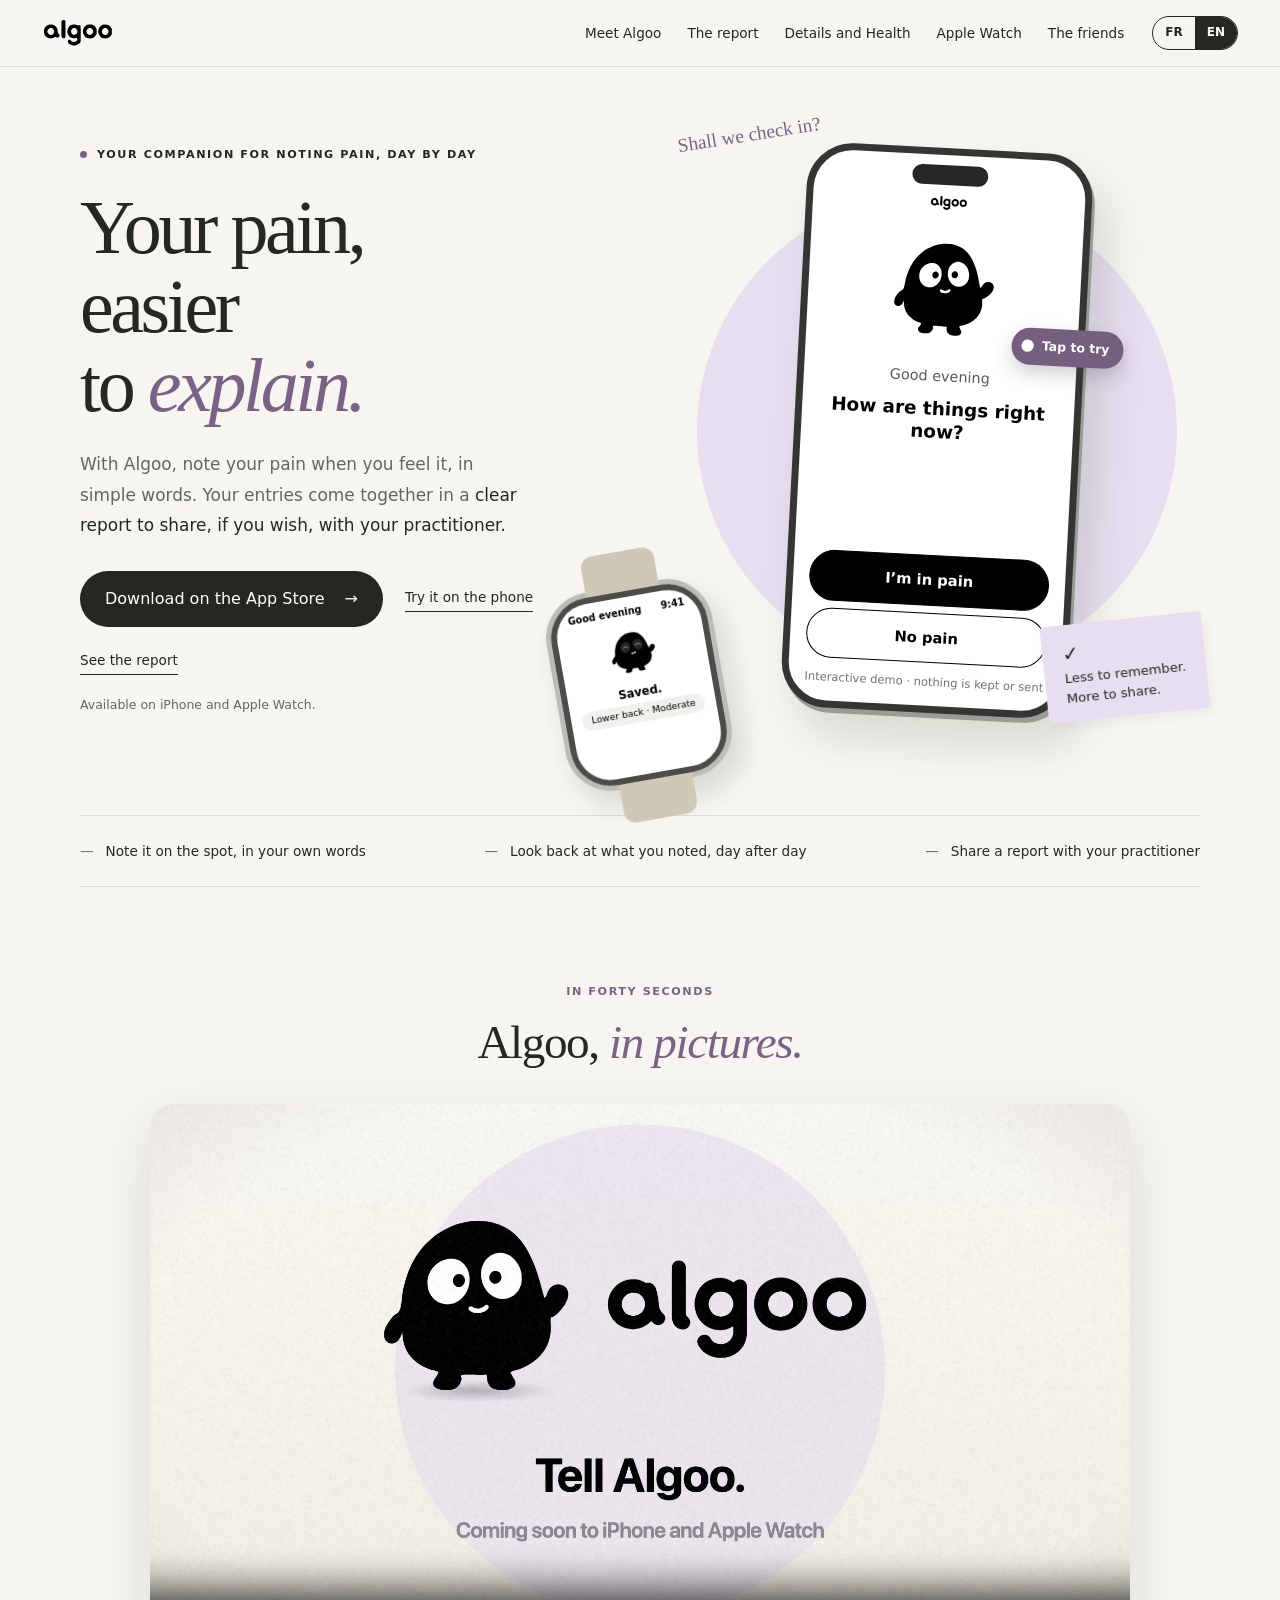
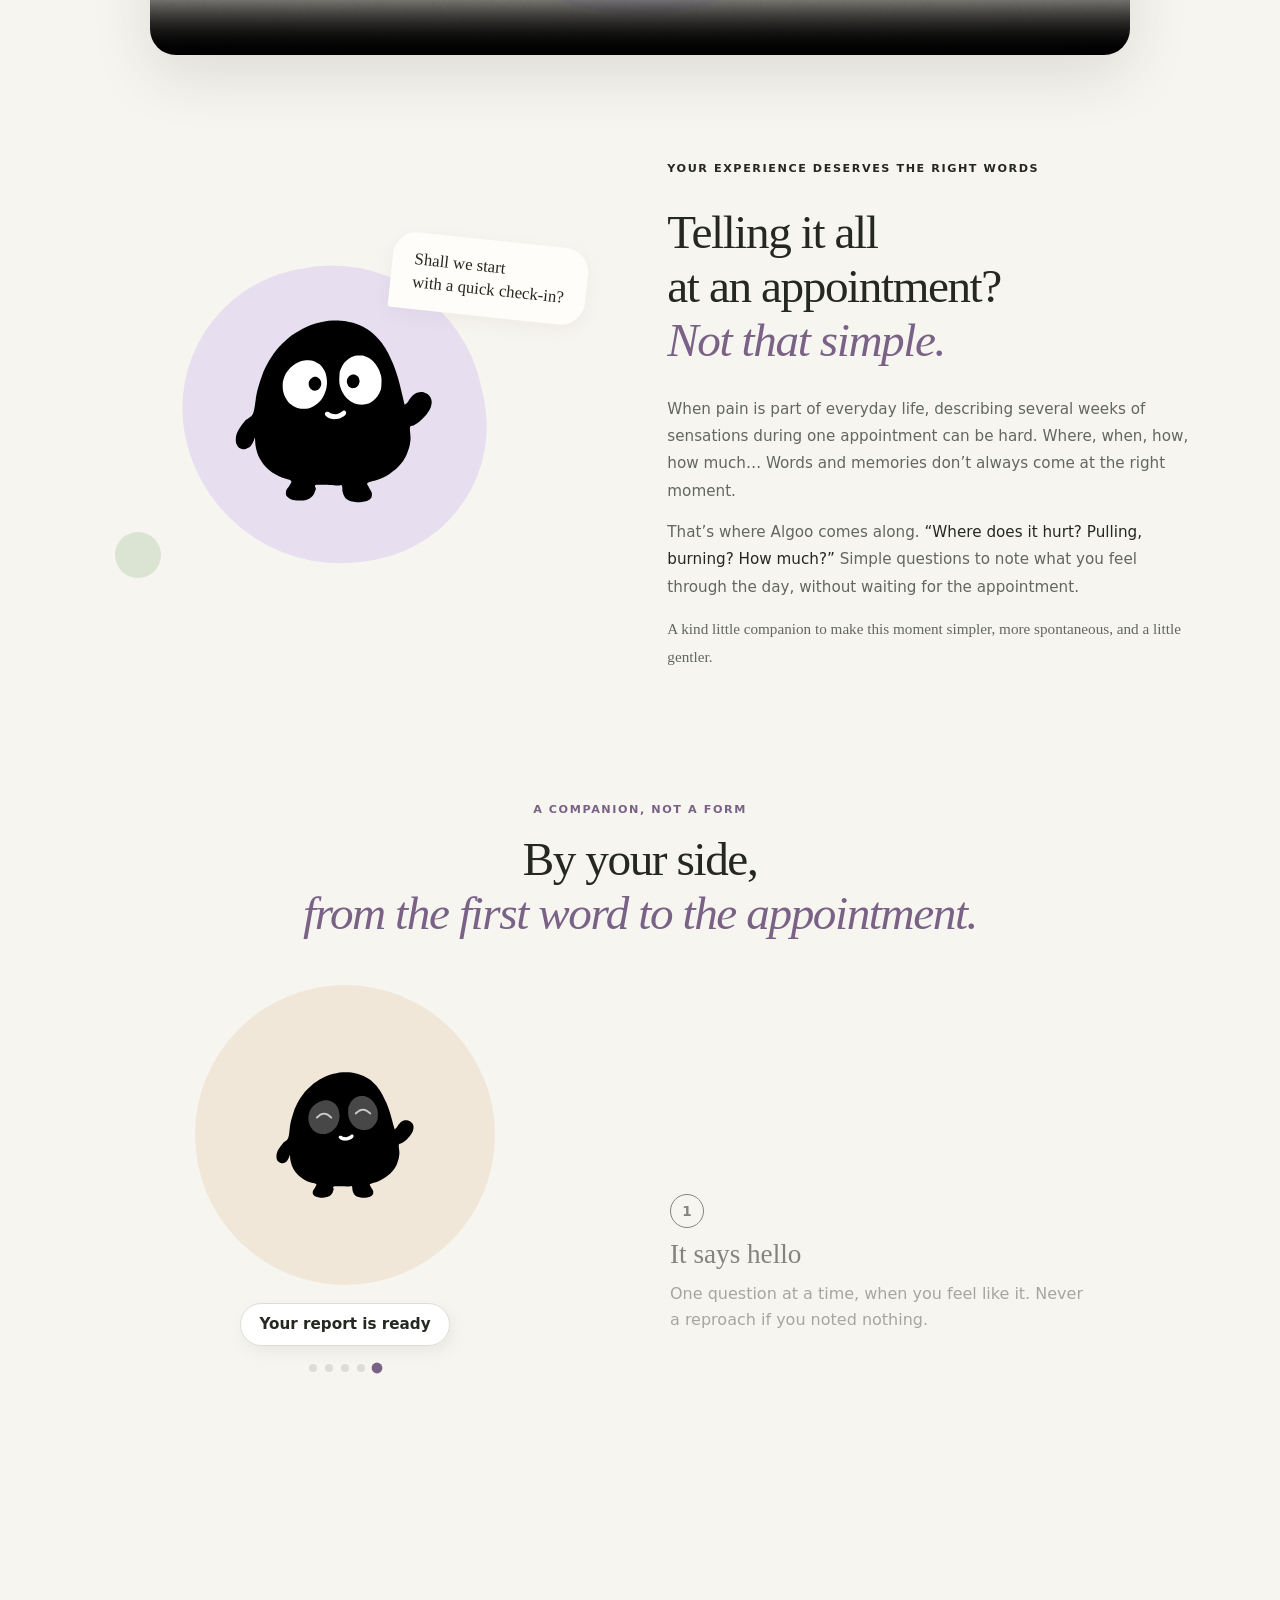
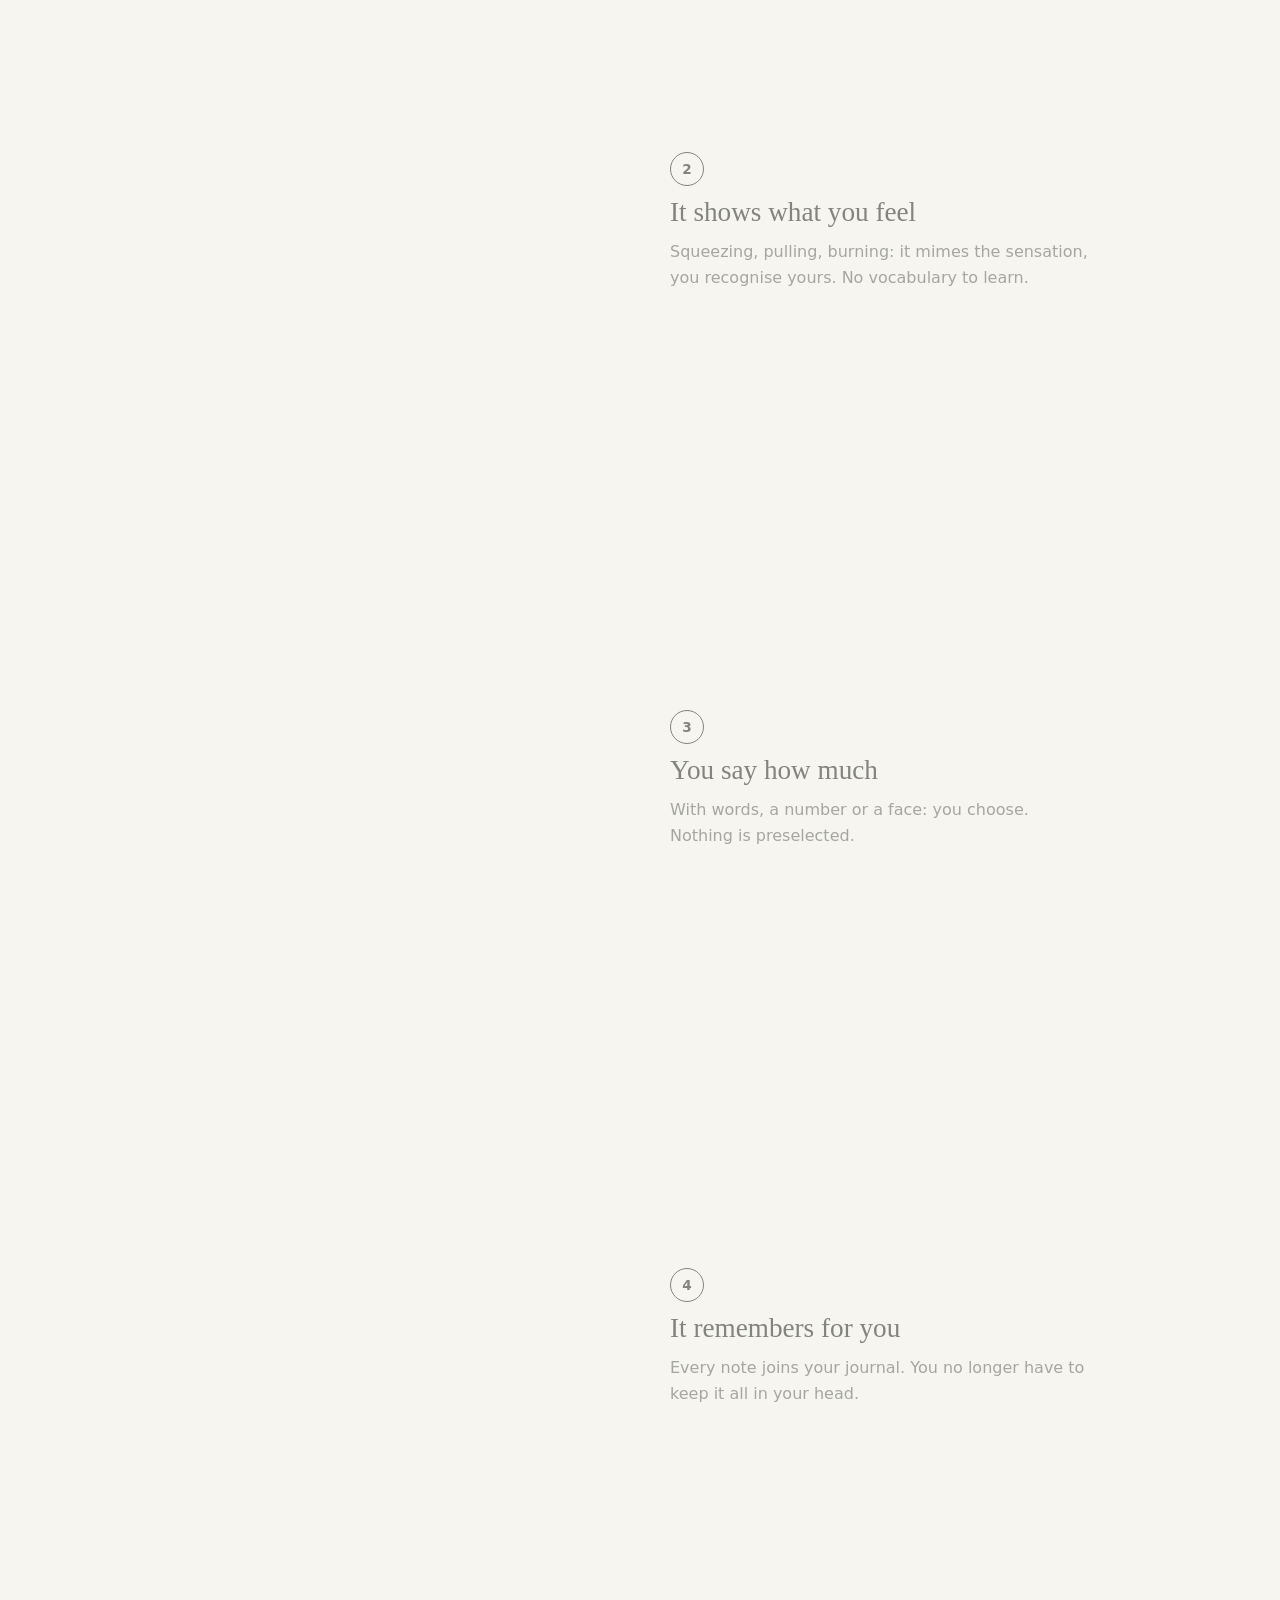
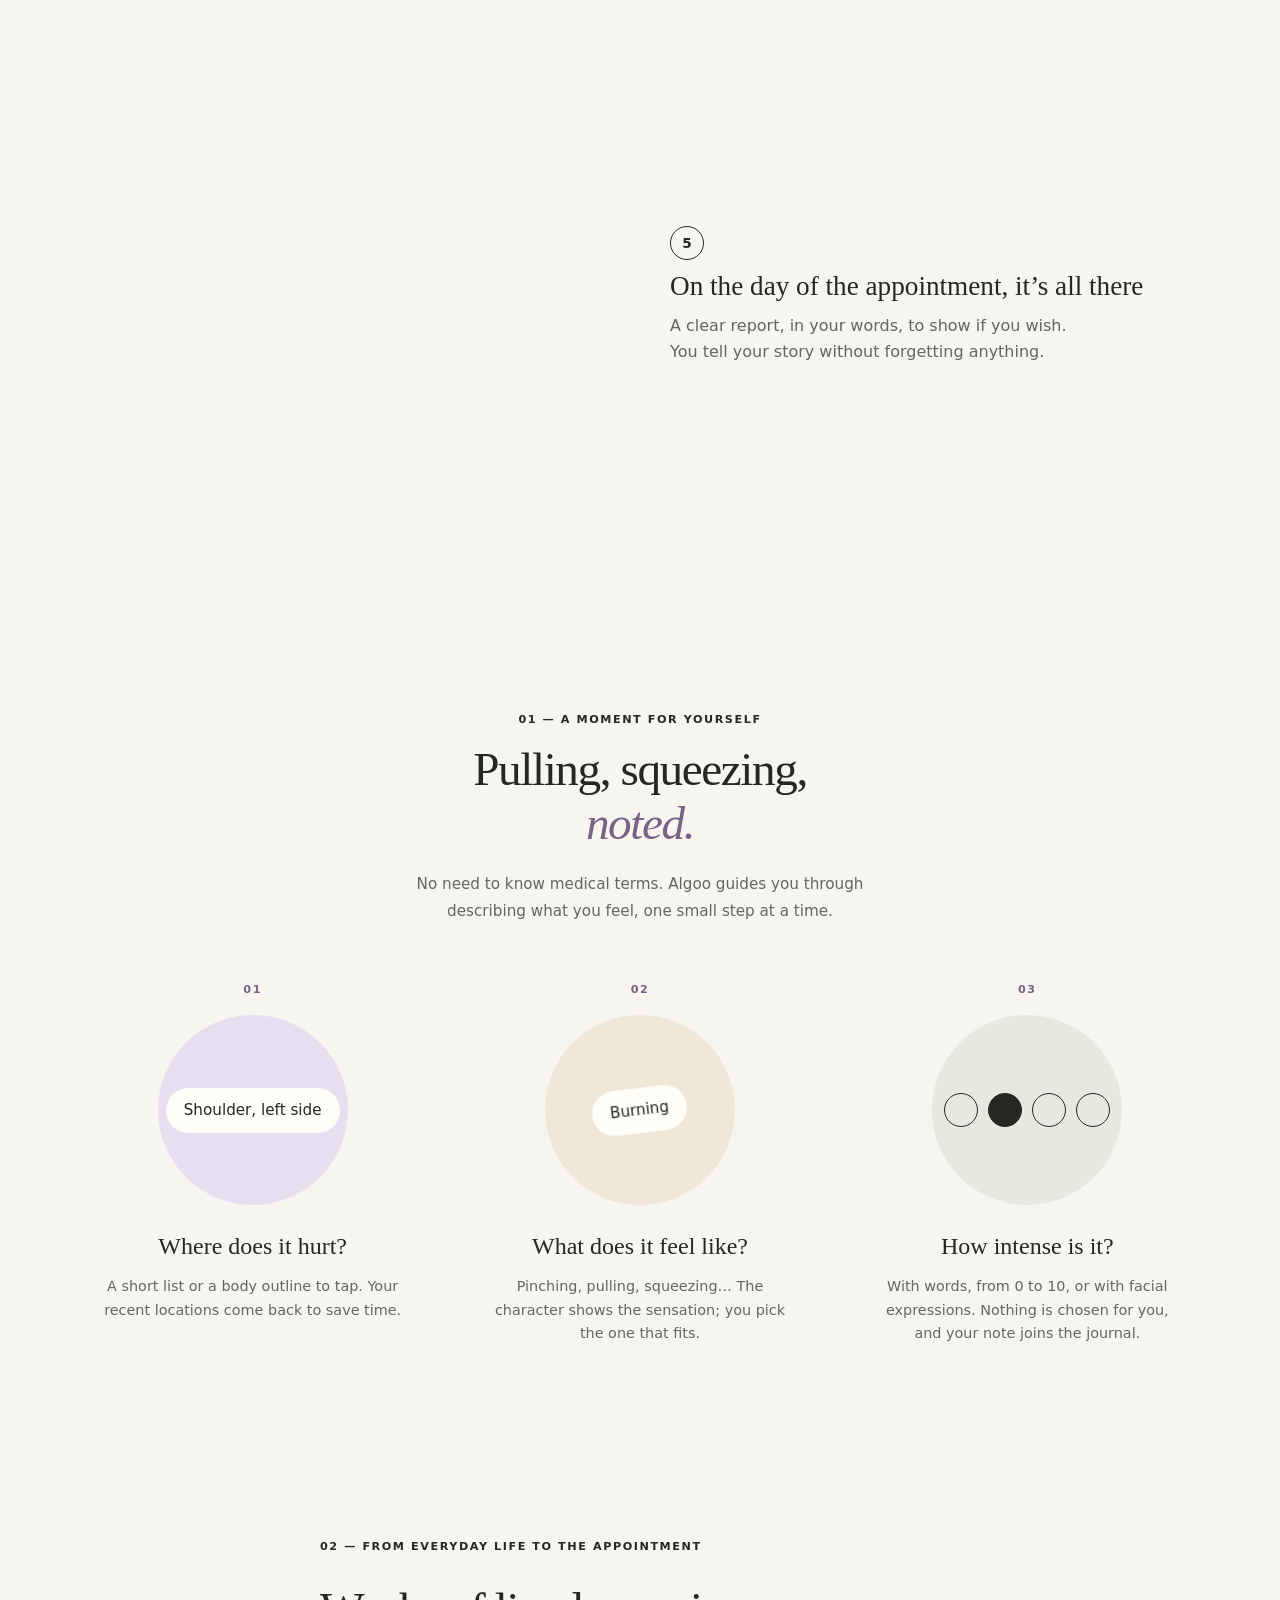
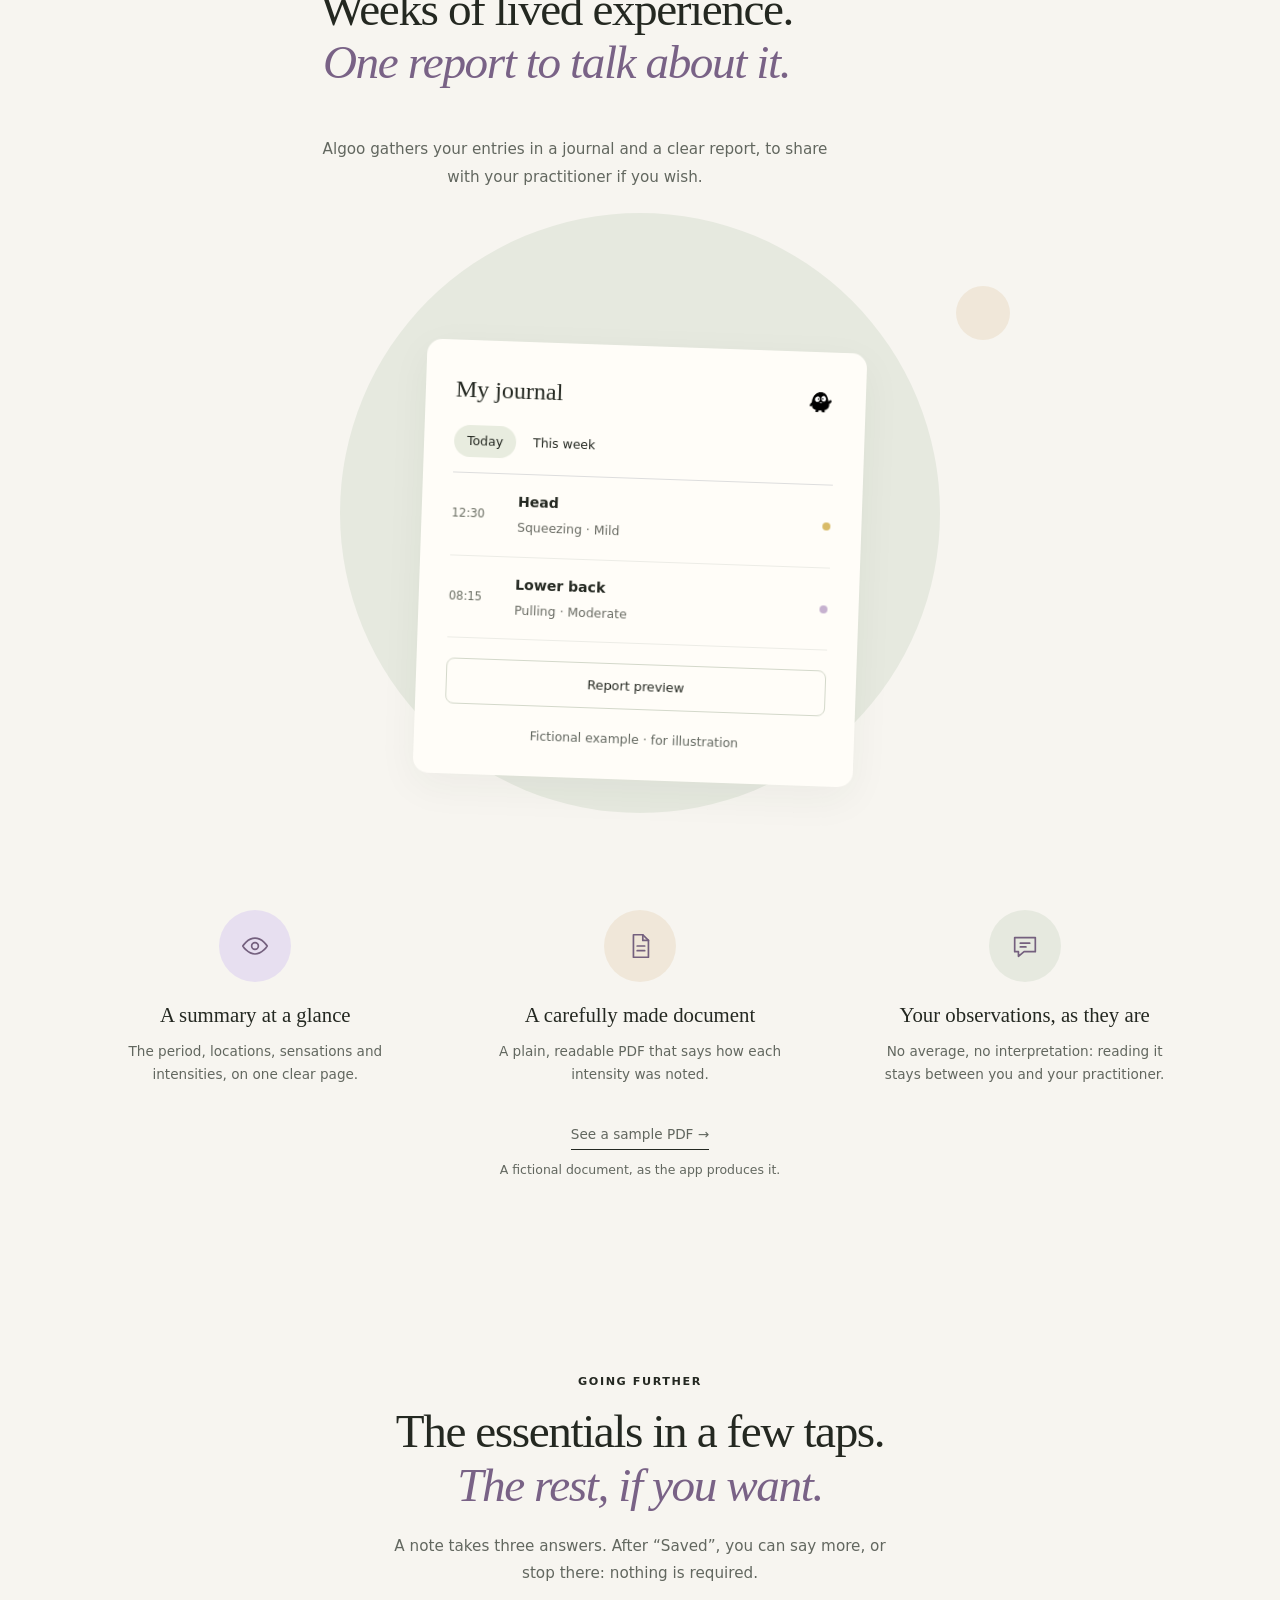
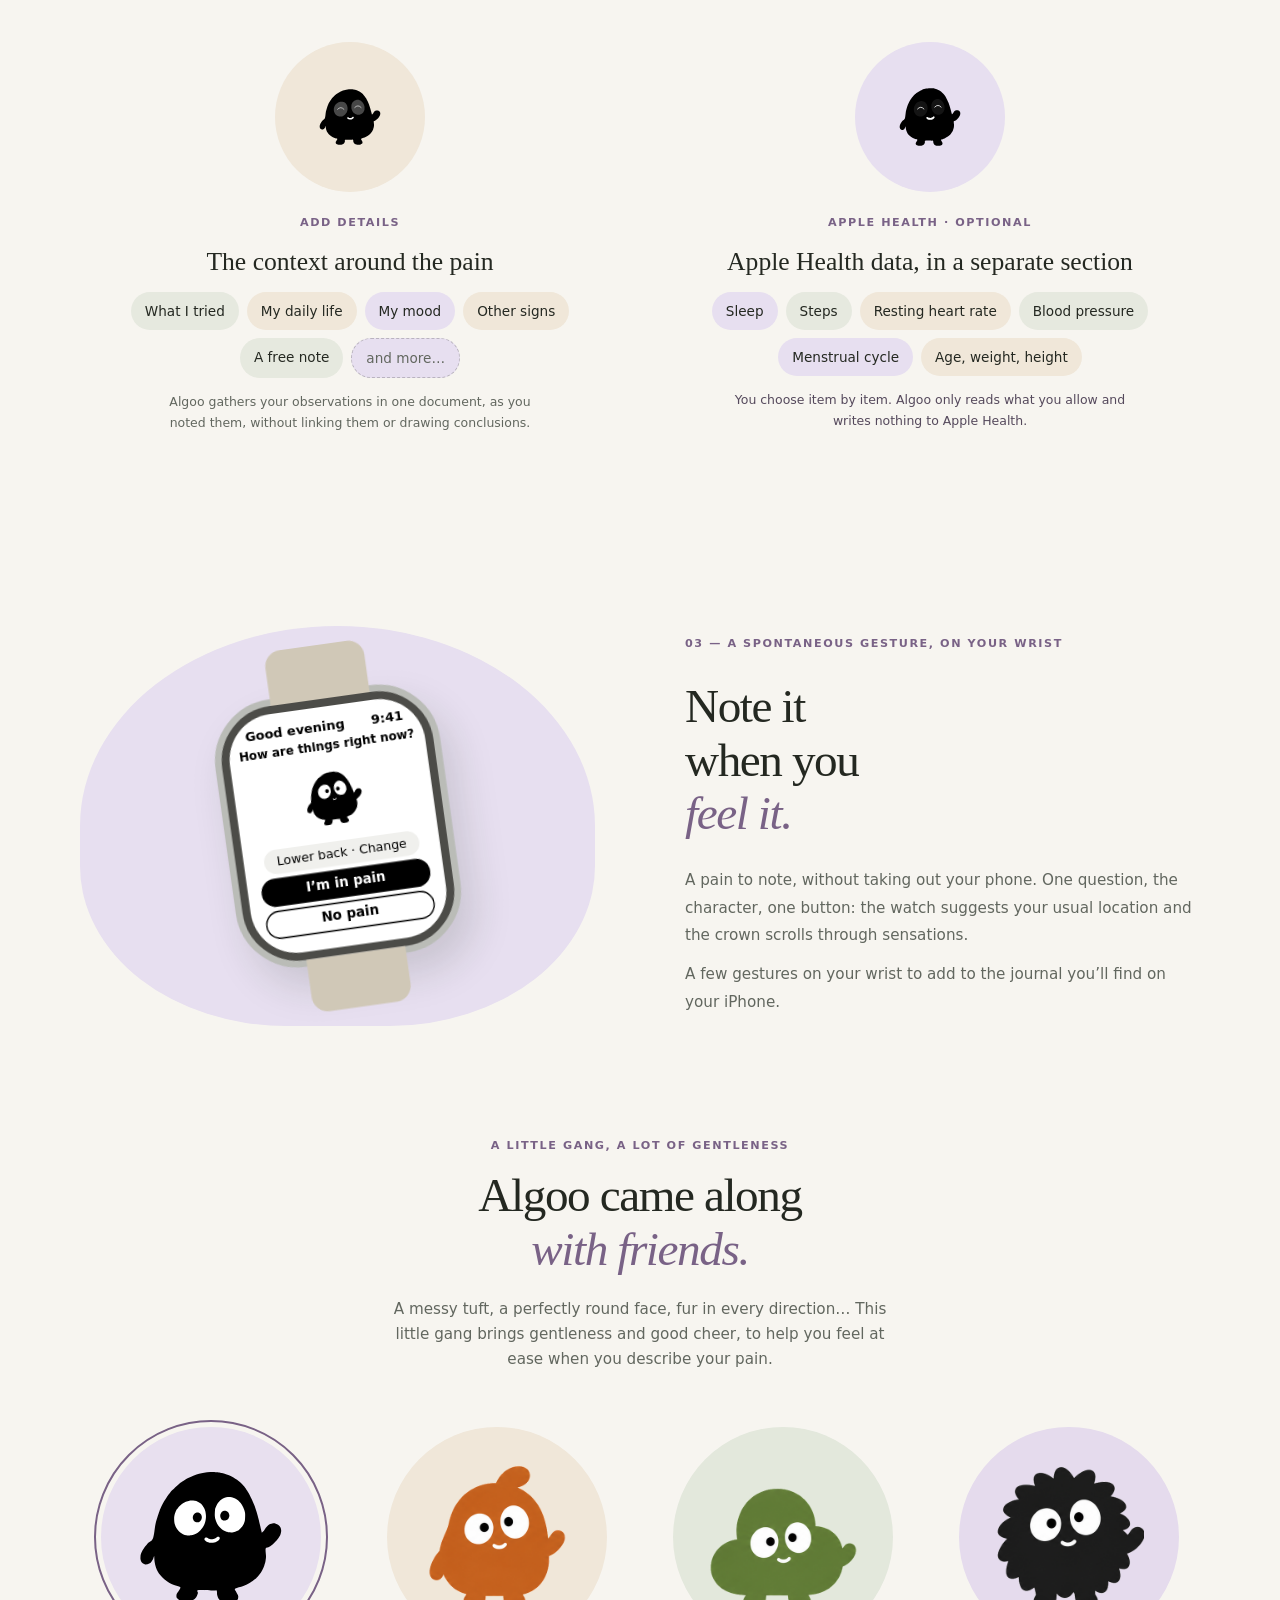
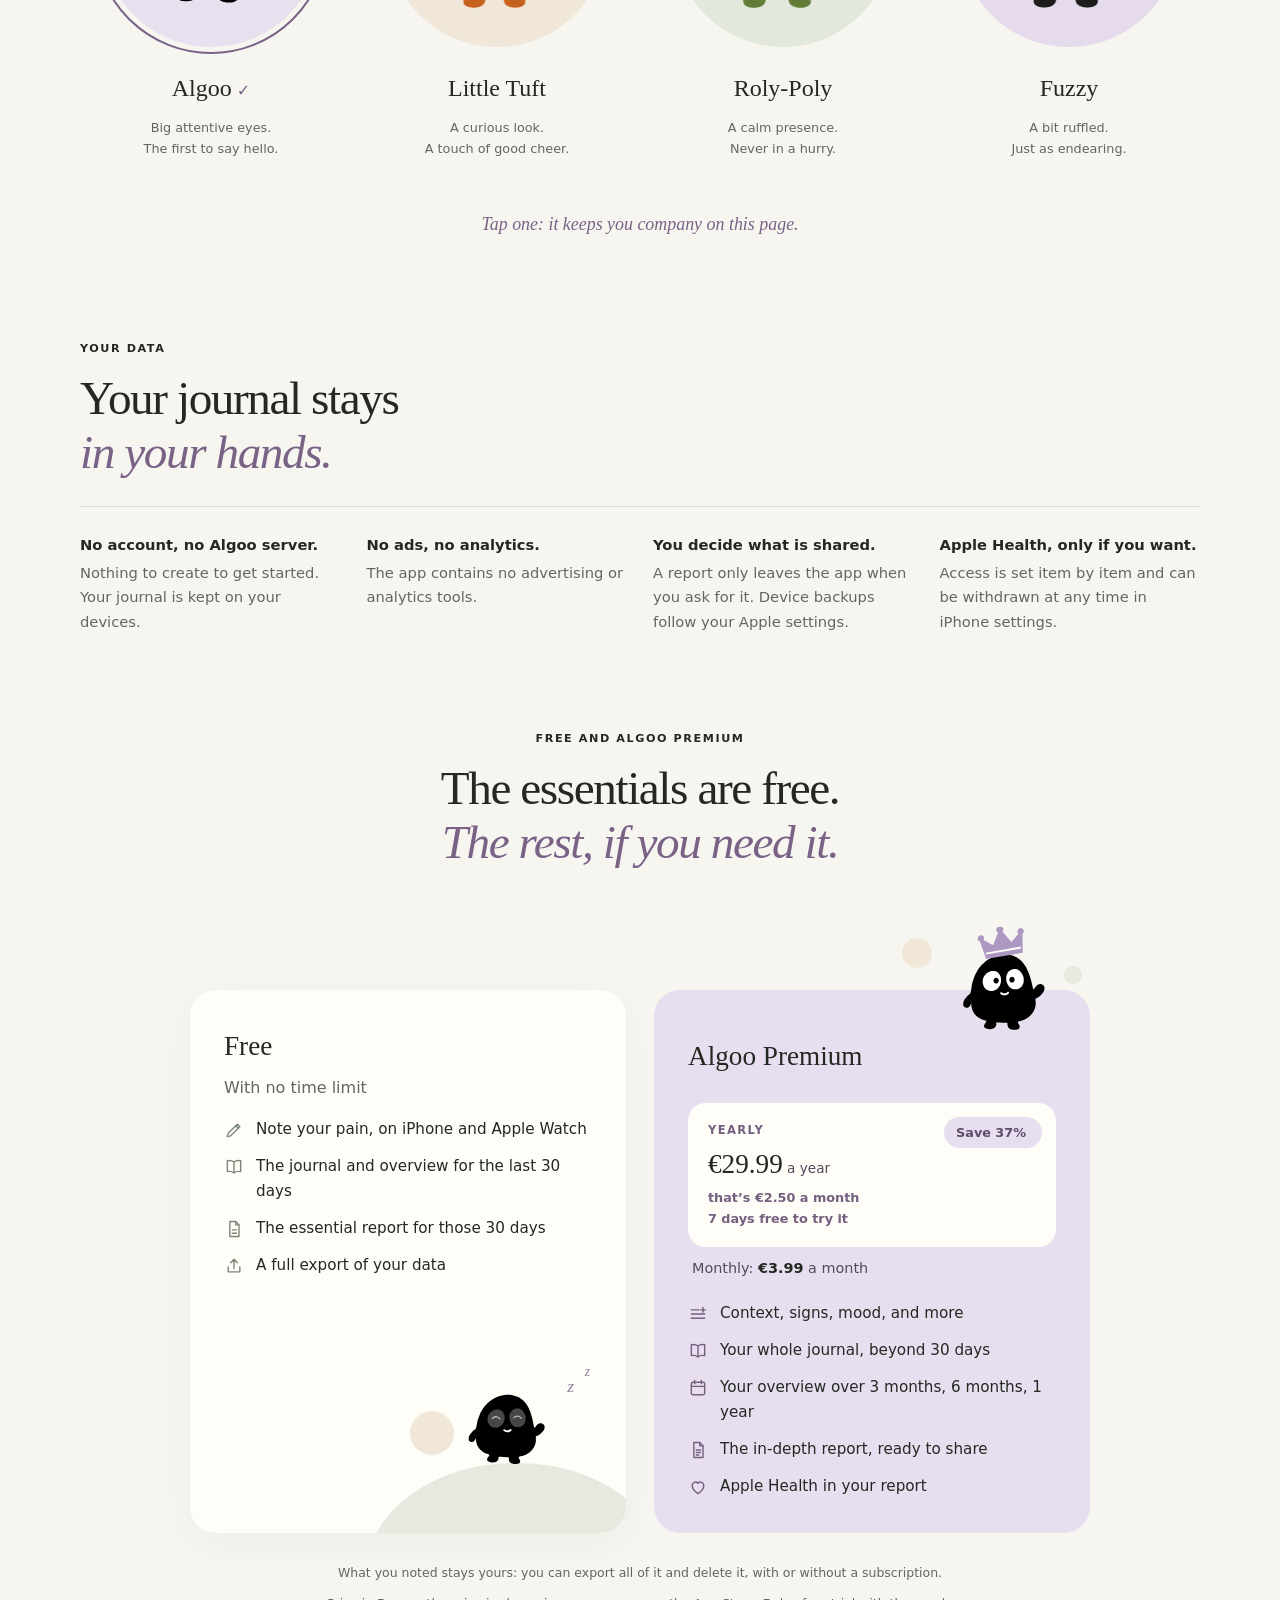
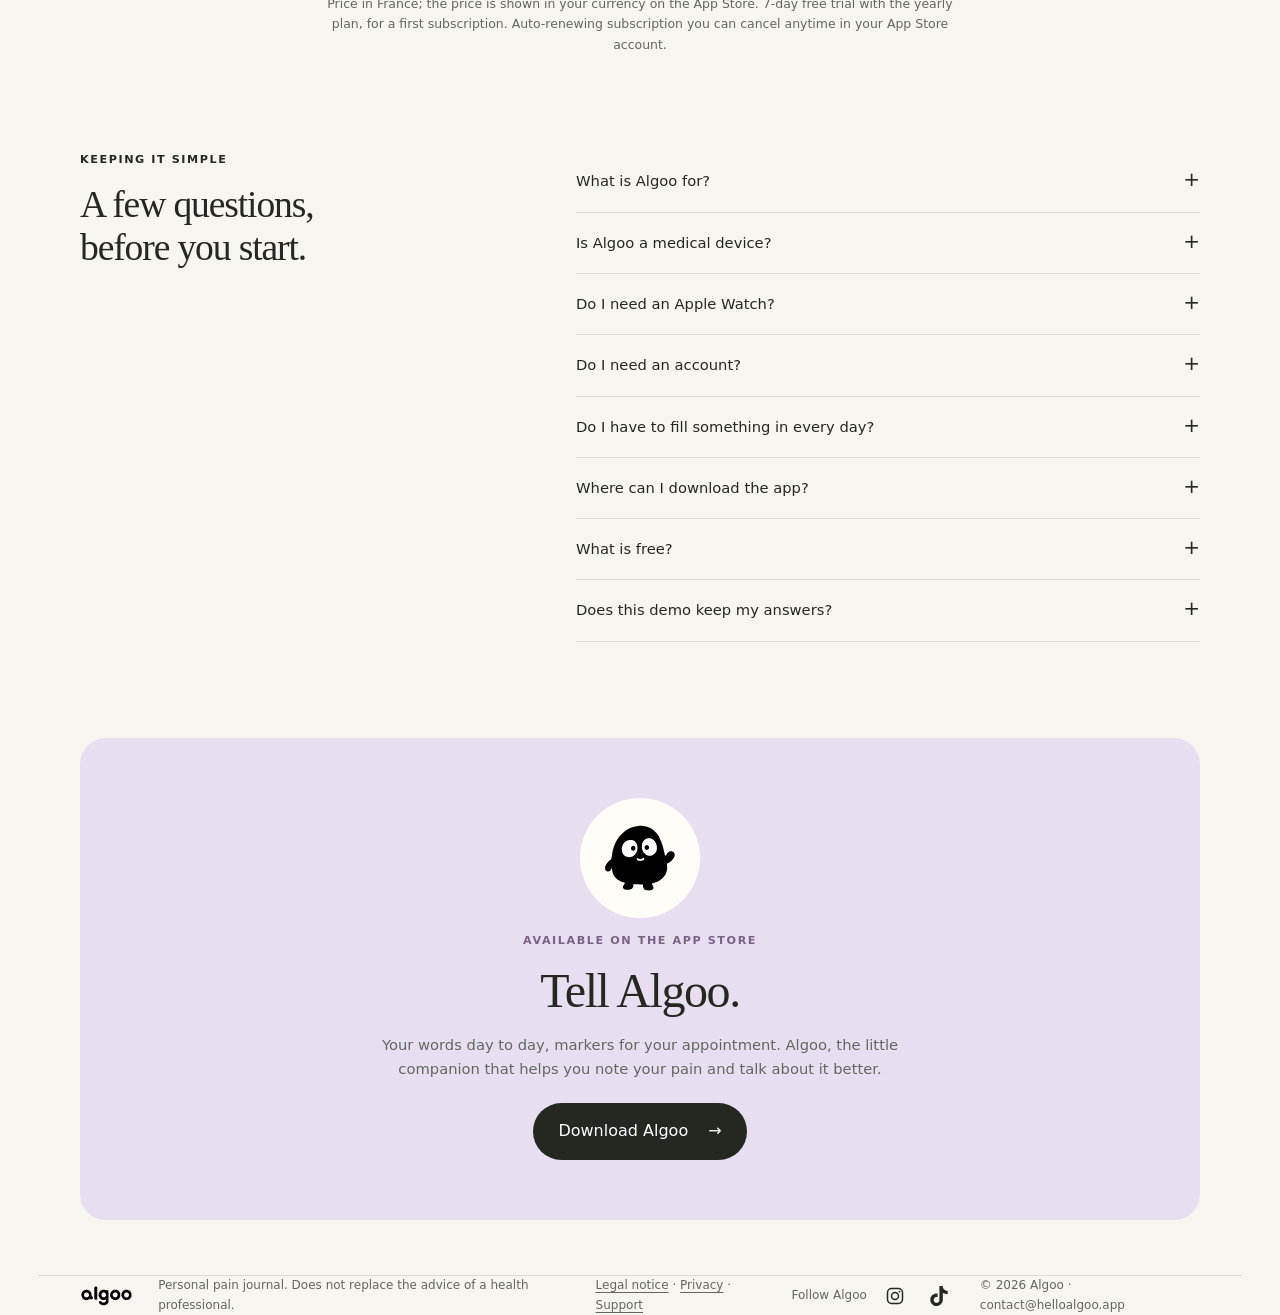
<file: index.html>
<!doctype html>
<html lang="fr">
<head>
<meta charset="utf-8">
<meta name="viewport" content="width=device-width, initial-scale=1">
<title>Algoo — Noter ses douleurs et mieux en parler</title>
<meta name="description" content="Notez vos douleurs avec des mots simples, sur iPhone et Apple Watch. Algoo rassemble vos observations dans un rapport à partager avec votre praticien.">
<meta name="theme-color" content="#f7f5f0">
<meta name="apple-itunes-app" content="app-id=6834604521">
<meta property="og:type" content="website">
<meta property="og:site_name" content="Algoo">
<meta property="og:title" content="Algoo — Noter ses douleurs et mieux en parler">
<meta property="og:description" content="Notez vos douleurs avec des mots simples, sur iPhone et Apple Watch. Algoo rassemble vos observations dans un rapport à partager avec votre praticien.">
<meta property="og:url" content="https://helloalgoo.app/">
<meta property="og:locale" content="fr_FR">
<meta property="og:image" content="https://helloalgoo.app/assets/partage-fr.png">
<meta property="og:image:width" content="1200">
<meta property="og:image:height" content="630">
<meta name="twitter:card" content="summary_large_image">
<meta name="twitter:image" content="https://helloalgoo.app/assets/partage-fr.png">
<link rel="icon" href="assets/icon-rond.png">
<link rel="stylesheet" href="styles.css">
</head>
<body>

<header class="top">
  <a class="brand" href="#" aria-label="Algoo"><img src="assets/algoo-wordmark.svg" alt="algoo" height="30"></a>
  <nav aria-label="Navigation">
    <a href="#rencontre" data-i18n="nav.meet">Voici Algoo</a>
    <a href="#journal" data-i18n="nav.journal">Le rapport</a>
    <a href="#precisions" data-i18n="nav.more">Précisions et Santé</a>
    <a href="#watch" data-i18n="nav.watch">Apple Watch</a>
    <a href="#copains" data-i18n="nav.friends">Ses copains</a>
  </nav>
  <div class="lang" role="group" aria-label="Langue / Language">
    <button type="button" data-lang="fr" aria-pressed="true">FR</button>
    <button type="button" data-lang="en" aria-pressed="false">EN</button>
  </div>
</header>

<main class="wrap">

<section class="hero">
  <div class="hero-copy">
    <p class="eyebrow"><i class="status"></i><span data-i18n="hero.eyebrow">Votre compagnon pour noter vos douleurs, au quotidien</span></p>
    <h1 data-i18n-html="hero.title">Vos douleurs,<br>plus faciles<br>à <em>expliquer.</em></h1>
    <p class="intro" data-i18n-html="hero.intro">Avec Algoo, notez vos douleurs au moment où vous les ressentez, avec des mots simples. Retrouvez vos observations dans un <strong>rapport clair à partager, si vous le souhaitez, avec votre praticien.</strong></p>
    <div class="cta">
      <a class="btn" href="https://apps.apple.com/app/id6834604521"><span data-i18n="hero.get">Télécharger sur l’App Store</span> <span aria-hidden="true">→</span></a>
      <a class="text-link" href="#demo" data-i18n="hero.try">Essayer sur le téléphone</a>
      <a class="text-link" href="#journal" data-i18n="hero.report">Découvrir le rapport</a>
    </div>
    <p class="small"><span data-i18n="hero.soon">Disponible sur iPhone et Apple Watch.</span></p>
  </div>

  <div class="scene" id="demo">
    <div class="orb"></div>
    <p class="orbit-text" data-i18n="hero.orbit">On fait un petit point ?</p>
    <div class="phone">
      <div class="island"></div>
      <div class="screen" id="phone" aria-live="polite">
        <div class="phone-top"><img src="assets/algoo-wordmark.svg" alt="" height="16"></div>
        <img class="mascot" id="demo-mascot" src="assets/poses/hello.svg" alt="" width="136" height="136">
        <p class="greet" id="demo-greet"></p>
        <p class="question" id="demo-question" tabindex="-1"></p>
        <div class="choices" id="demo-choices"></div>
        <div class="actions" id="demo-actions"></div>
      </div>
      <p class="tap-hint" id="tap-hint" aria-hidden="true"><i></i><span data-i18n="demo.hint">Touchez pour essayer</span></p>
      <p class="demo-label" data-i18n="demo.caption">Démo interactive · rien n’est conservé ni envoyé</p>
    </div>
    <div class="watch small-watch" aria-hidden="true">
      <div class="watch-screen">
        <div class="watch-top"><span data-i18n="watch.greet">Bonjour</span><span>9:41</span></div>
        <img class="mascot" src="assets/poses/saved.svg" alt="" width="62" height="62">
        <strong data-i18n="app.saved">C’est noté.</strong>
        <span class="watch-pill" data-i18n="watch.summary">Bas du dos · Modérée</span>
      </div>
    </div>
    <p class="sticky"><span aria-hidden="true">✓</span><span data-i18n-html="hero.note">Moins à retenir.<br>Plus à partager.</span></p>
  </div>
</section>

<ul class="benefits">
  <li data-i18n="benefit.1">Noter spontanément, avec vos mots</li>
  <li data-i18n="benefit.2">Relire ce que vous avez noté, jour après jour</li>
  <li data-i18n="benefit.3">Partager un rapport avec votre praticien</li>
</ul>

<section class="film" id="film">
  <p class="eyebrow mauve" data-i18n="film.eyebrow">En quarante secondes</p>
  <h2 data-i18n-html="film.title">Algoo, <em>en images.</em></h2>
  <!-- Elle démarre avec le son quand le navigateur l'autorise (le visiteur a déjà touché la page) ;
       sinon muette, avec un bouton « Activer le son ». Un visiteur qui coupe le son n'est pas contredit.
       Sous-titres au choix. Elle ne démarre seule que si elle est à l'écran et si le système
       ne demande pas de réduire les animations ; les commandes restent toujours disponibles. -->
  <div class="film-frame">
    <video id="film-video" aria-label="Vidéo de présentation d’Algoo" data-i18n-aria="film.label" muted loop playsinline controls preload="none" poster="assets/video/algoo-fr.jpg"
           data-src-fr="assets/video/algoo-fr.mp4" data-src-en="assets/video/algoo-en.mp4"
           data-poster-fr="assets/video/algoo-fr.jpg" data-poster-en="assets/video/algoo-en.jpg"
           data-vtt-fr="assets/video/algoo-fr.vtt" data-vtt-en="assets/video/algoo-en.vtt">
      <source src="assets/video/algoo-fr.mp4" type="video/mp4">
      <track kind="captions" srclang="fr" label="Français" src="assets/video/algoo-fr.vtt">
    </video>
    <button type="button" class="film-sound" id="film-sound" hidden><svg viewBox="0 0 24 24" width="16" height="16" fill="none" stroke="currentColor" stroke-width="2" stroke-linecap="round" stroke-linejoin="round" aria-hidden="true"><path d="M4 9.5h3.5L12 6v12l-4.5-3.5H4z" fill="currentColor"/><path d="M15.5 9a4.2 4.2 0 0 1 0 6M18.2 6.5a8 8 0 0 1 0 11"/></svg> <span data-i18n="film.sound">Activer le son</span></button>
  </div>
</section>

<section class="meet" id="rencontre">
  <div class="meet-art">
    <div class="blob"></div>
    <button type="button" class="poke" id="poke" data-i18n-label="meet.poke" aria-label="Faire réagir Algoo"><img class="mascot idle" id="companion" src="assets/poses/hello.svg" alt="" width="270" height="270"></button>
    <p class="speech" data-i18n-html="meet.speech">On commence<br>par un petit point ?</p>
    <i class="tiny-orb"></i>
  </div>
  <div class="meet-copy">
    <p class="eyebrow" data-i18n="meet.eyebrow">Votre vécu mérite ses mots</p>
    <h2 data-i18n-html="meet.title">Tout raconter<br>en consultation&nbsp;?<br><em>Pas si simple.</em></h2>
    <p data-i18n="meet.p1">Quand la douleur accompagne le quotidien, il peut être difficile de décrire plusieurs semaines de sensations pendant un rendez-vous. Où, quand, comment, à quel point… Les mots et les souvenirs ne viennent pas toujours au bon moment.</p>
    <p data-i18n-html="meet.p2">C’est là qu’Algoo vous accompagne. <strong>« Où ça fait mal ? Ça tire, ça brûle ? À quel point ? »</strong> Des questions simples pour noter ce que vous ressentez au fil de la journée, sans attendre la consultation.</p>
    <p class="story-end" data-i18n="meet.end">Un petit compagnon bienveillant pour rendre ce moment plus simple, plus spontané, et un peu plus doux.</p>
  </div>
</section>

<section class="story" id="recit">
  <div class="story-head">
    <p class="eyebrow mauve" data-i18n="story.eyebrow">Un compagnon, pas un formulaire</p>
    <h2 data-i18n-html="story.title">Il vous accompagne,<br><em>du premier mot au rendez-vous.</em></h2>
  </div>
  <!-- Récit au défilement : le personnage reste à l'écran et change à chaque temps. Sans script,
       les cinq temps se lisent simplement l'un sous l'autre. -->
  <div class="scrolly" id="scrolly">
    <div class="scrolly-stage" aria-hidden="true">
      <div class="stage-disc b1" id="story-disc"><img class="mascot" id="story-mascot" src="assets/poses/hello.svg" alt="" width="190" height="190"></div>
      <p class="stage-chip" id="story-chip">Comment ça se passe ?</p>
      <div class="stage-dots" id="story-dots"></div>
    </div>
    <ol class="scrolly-steps">
      <li class="scrolly-step" data-pose="hello" data-anim="hop" data-tone="b1"><span class="step-n">1</span><h3 data-i18n="story.b1t">Il vous dit bonjour</h3><p data-i18n="story.b1">Une question à la fois, quand vous en avez envie. Jamais de reproche si vous n’avez rien noté.</p><span class="chip-src" hidden data-i18n="story.c1">Comment ça se passe ?</span></li>
      <li class="scrolly-step" data-pose="squeeze" data-anim="squeeze" data-tone="b2"><span class="step-n">2</span><h3 data-i18n="story.b2t">Il montre ce que vous ressentez</h3><p data-i18n="story.b2">Ça serre, ça tire, ça brûle : il mime la sensation, vous reconnaissez la vôtre. Pas de vocabulaire à apprendre.</p><span class="chip-src" hidden data-i18n="story.c2">Ça serre</span></li>
      <li class="scrolly-step" data-pose="neutral" data-anim="hop" data-tone="b3"><span class="step-n">3</span><h3 data-i18n="story.b4t">Vous dites à quel point</h3><p data-i18n="story.b4">Avec des mots, un nombre ou un visage : c’est vous qui choisissez. Rien n’est coché d’avance.</p><span class="chip-src" hidden data-i18n="story.c4">Modérée</span></li>
      <li class="scrolly-step" data-pose="saved" data-anim="saved" data-tone="b1"><span class="step-n">4</span><h3 data-i18n="story.b3t">Il s’en souvient pour vous</h3><p data-i18n="story.b3">Chaque note rejoint votre journal. Vous n’avez plus à tout garder en tête.</p><span class="chip-src" hidden data-i18n="story.c3">C’est noté.</span></li>
      <li class="scrolly-step" data-pose="calm" data-anim="hop" data-tone="b2"><span class="step-n">5</span><h3 data-i18n="story.b5t">Le jour du rendez-vous, tout est là</h3><p data-i18n="story.b5">Un rapport clair, avec vos mots, à montrer si vous le souhaitez. Vous racontez, sans rien oublier.</p><span class="chip-src" hidden data-i18n="story.c5">Votre rapport est prêt</span></li>
    </ol>
  </div>
</section>

<section id="comment">
  <div class="section-intro center">
    <p class="eyebrow" data-i18n="steps.eyebrow">01 — Un instant pour soi</p>
    <h2 data-i18n-html="steps.title">Ça tire, ça serre,<br><em>ça se note.</em></h2>
    <p data-i18n="steps.intro">Pas besoin de connaître les termes médicaux. Algoo vous guide pour décrire ce que vous ressentez, une petite étape à la fois.</p>
  </div>
  <div class="steps">
    <article class="step">
      <span class="num">01</span>
      <div class="mini"><span class="tag" data-i18n="steps.tag1">Épaule, côté gauche</span></div>
      <h3 data-i18n="steps.s1t">Où ça fait mal ?</h3>
      <p data-i18n="steps.s1">Une liste courte ou une silhouette à toucher. Vos localisations récentes reviennent pour aller plus vite.</p>
    </article>
    <article class="step">
      <span class="num">02</span>
      <div class="mini"><span class="tag tilt" data-i18n="steps.tag2">Ça brûle</span></div>
      <h3 data-i18n="steps.s2t">Ça fait quoi ?</h3>
      <p data-i18n="steps.s2">Ça pince, ça tire, ça serre… Le personnage montre la sensation, vous choisissez celle qui ressemble.</p>
    </article>
    <article class="step">
      <span class="num">03</span>
      <div class="mini"><span class="levels" aria-hidden="true"><i></i><i class="on"></i><i></i><i></i></span></div>
      <h3 data-i18n="steps.s3t">Quelle intensité ?</h3>
      <p data-i18n="steps.s3">Avec des mots, de 0 à 10 ou avec des expressions du visage. Rien n’est choisi à votre place, et votre note rejoint le journal.</p>
    </article>
  </div>
</section>

<section class="journal-section" id="journal">
  <div class="section-intro center">
    <p class="eyebrow" data-i18n="journal.eyebrow">02 — Du quotidien à la consultation</p>
    <h2 data-i18n-html="journal.title2">Des semaines de vécu.<br><em>Un rapport pour en parler.</em></h2>
    <p data-i18n="journal.lead">Algoo rassemble vos observations dans un journal et un rapport clair, à partager avec votre praticien si vous le souhaitez.</p>
  </div>
  <div class="journal-stage">
    <div class="journal">
      <div class="journal-head"><strong data-i18n="journal.head">Mon journal</strong><img src="assets/poses/rest.svg" alt="" width="30" height="30"></div>
      <div class="journal-tabs" role="group">
        <button type="button" data-period="today" aria-pressed="true" data-i18n="journal.today">Aujourd’hui</button>
        <button type="button" data-period="week" aria-pressed="false" data-i18n="journal.week">Cette semaine</button>
      </div>
      <div id="entries"></div>
      <button type="button" class="report-btn" data-report data-i18n="journal.button">Aperçu du rapport</button>
      <p class="small center" data-i18n="journal.caption">Exemple fictif · présentation illustrative</p>
    </div>
  </div>
  <ul class="report-points">
    <li><span class="point-disc" aria-hidden="true"><svg viewBox="0 0 32 32" width="30" height="30" fill="none" stroke="currentColor" stroke-width="1.8" stroke-linecap="round" stroke-linejoin="round"><path d="M3 16s5-8.5 13-8.5S29 16 29 16s-5 8.5-13 8.5S3 16 3 16z"/><circle cx="16" cy="16" r="3.6"/></svg></span><strong data-i18n="journal.k1t">Une synthèse d’un coup d’œil</strong><span data-i18n="journal.k1">La période, les localisations, les sensations et les intensités, sur une page claire.</span></li>
    <li><span class="point-disc" aria-hidden="true"><svg viewBox="0 0 32 32" width="30" height="30" fill="none" stroke="currentColor" stroke-width="1.8" stroke-linecap="round" stroke-linejoin="round"><path d="M9 4h10l6 6v18H9z"/><path d="M19 4v6h6M13 16h8M13 21h8"/></svg></span><strong data-i18n="journal.k2t">Un document soigné</strong><span data-i18n="journal.k2">Un PDF sobre et lisible, qui dit comment chaque intensité a été notée.</span></li>
    <li><span class="point-disc" aria-hidden="true"><svg viewBox="0 0 32 32" width="30" height="30" fill="none" stroke="currentColor" stroke-width="1.8" stroke-linecap="round" stroke-linejoin="round"><path d="M5 7h22v15H15l-6 5v-5H5z"/><path d="M11 13h10M11 17h6"/></svg></span><strong data-i18n="journal.k3t">Vos observations, telles quelles</strong><span data-i18n="journal.k3">Pas de moyenne, pas d’interprétation : la lecture reste entre vous et votre praticien.</span></li>
  </ul>
  <p class="center"><a class="text-link" id="pdf-sample" href="assets/exemples/rapport-algoo-exemple-fr.pdf" target="_blank" rel="noopener" data-i18n="journal.pdf">Voir un exemple du PDF →</a></p>
  <p class="small center" data-i18n="journal.pdfnote">Document fictif, tel que l’app le produit.</p>
</section>

<section class="more" id="precisions">
  <div class="section-intro center">
    <p class="eyebrow" data-i18n="more.eyebrow">Pour aller plus loin</p>
    <h2 data-i18n-html="more.title">L’essentiel en quelques touchers.<br><em>Le reste, si vous le voulez.</em></h2>
    <p data-i18n="more.intro">Une note tient en trois réponses. Après « C’est noté », vous pouvez en dire plus, ou vous arrêter là : rien n’est obligatoire.</p>
  </div>
  <div class="more-cards">
    <article class="more-card">
      <span class="more-disc" aria-hidden="true"><img src="assets/poses/calm.svg" alt="" width="84" height="84"></span>
      <p class="eyebrow mauve" data-i18n="more.c1e">Ajouter des précisions</p>
      <h3 data-i18n="more.c1t">Le contexte autour de la douleur</h3>
      <div class="chips" id="chips" aria-hidden="true">
        <span data-i18n="more.t1">Ce que j’ai essayé</span><span data-i18n="more.t2">Mon quotidien</span><span data-i18n="more.t3">Mon humeur</span><span data-i18n="more.t4">Autres signes</span><span data-i18n="more.t5">Une note libre</span><span class="etc" data-i18n="more.t6">et d’autres…</span>
      </div>
      <p class="small" data-i18n="more.c1n">Algoo réunit vos observations dans un même document, telles que vous les avez notées, sans les relier ni conclure.</p>
    </article>
    <article class="more-card health">
      <span class="more-disc" aria-hidden="true"><img src="assets/poses/joy.svg" alt="" width="84" height="84"></span>
      <p class="eyebrow mauve" data-i18n="more.c2e">Apple Santé · facultatif</p>
      <h3 data-i18n="more.c2t">Des données d’Apple Santé, dans une section à part</h3>
      <ul class="health-list">
        <li data-i18n="more.h1">Sommeil</li><li data-i18n="more.h2">Pas</li><li data-i18n="more.h3">Fréquence cardiaque au repos</li><li data-i18n="more.h4">Tension artérielle</li><li data-i18n="more.h5">Cycle menstruel</li><li data-i18n="more.h6">Âge, poids, taille</li>
      </ul>
      <p class="small" data-i18n="more.c2n">Vous choisissez donnée par donnée. Algoo lit seulement ce que vous autorisez et n’écrit rien dans Apple Santé.</p>
    </article>
  </div>
</section>

<section class="watch-section" id="watch">
  <div class="watch-art">
    <div class="watch" aria-hidden="true">
      <div class="watch-screen">
        <div class="watch-top"><span data-i18n="watch.greet">Bonjour</span><span>9:41</span></div>
        <strong class="wq" data-i18n="app.question">Comment ça se passe ?</strong>
        <img class="mascot" src="assets/poses/neutral.svg" alt="" width="58" height="58">
        <span class="watch-pill" data-i18n="watch.chip">Bas du dos · Modifier</span>
        <span class="watch-btn solid" data-i18n="app.pain">J’ai mal</span>
        <span class="watch-btn" data-i18n="app.nopain">Pas de douleur</span>
      </div>
    </div>
  </div>
  <div class="watch-copy">
    <p class="eyebrow mauve" data-i18n="watch.eyebrow">03 — Un geste spontané, au poignet</p>
    <h2 data-i18n-html="watch.title">Notez-le<br>quand vous<br><em>le ressentez.</em></h2>
    <p data-i18n="watch.p1">Une douleur à noter, sans sortir votre téléphone. Une question, le personnage, un bouton : la montre propose votre localisation habituelle et la couronne fait défiler les sensations.</p>
    <p data-i18n="watch.p2">Quelques gestes au poignet pour enrichir le journal que vous retrouverez sur iPhone.</p>
  </div>
</section>

<section class="friends-section" id="copains">
  <div class="friends-intro">
    <p class="eyebrow mauve" data-i18n="friends.eyebrow">Une petite bande, beaucoup de douceur</p>
    <h2 data-i18n-html="friends.title">Algoo est venu<br><em>avec ses copains.</em></h2>
    <p data-i18n="friends.intro">Une mèche en bataille, une bouille toute ronde, des poils dans tous les sens… Cette petite bande apporte de la douceur et de la bonne humeur, pour vous aider à vous sentir à l’aise quand vous décrivez vos douleurs.</p>
  </div>
  <div class="friends-lineup" role="group" aria-labelledby="pick-label">
    <button type="button" class="friend-card" data-friend="algoo" data-src="assets/poses/hello.svg" aria-pressed="true"><span class="halo h1"><img src="assets/poses/hello.svg" alt="" width="190" height="190"></span><strong class="fname">Algoo</strong><span class="fdesc" data-i18n-html="friends.c1">Les grands yeux attentifs.<br>Le premier à vous dire bonjour.</span></button>
    <button type="button" class="friend-card" data-friend="meche" data-src="assets/friends/meche.png" aria-pressed="false"><span class="halo h2"><img src="assets/friends/meche.png" alt="" width="150" height="150"></span><strong class="fname" data-i18n="friends.n2">La petite mèche</strong><span class="fdesc" data-i18n-html="friends.c2">Un air curieux.<br>Une touche de bonne humeur.</span></button>
    <button type="button" class="friend-card" data-friend="rond" data-src="assets/friends/rond.png" aria-pressed="false"><span class="halo h3"><img src="assets/friends/rond.png" alt="" width="150" height="150"></span><strong class="fname" data-i18n="friends.n3">Le tout rond</strong><span class="fdesc" data-i18n-html="friends.c3">Une présence tranquille.<br>Chacun prend son temps.</span></button>
    <button type="button" class="friend-card" data-friend="poilu" data-src="assets/friends/poilu.png" aria-pressed="false"><span class="halo h4"><img src="assets/friends/poilu.png" alt="" width="150" height="150"></span><strong class="fname" data-i18n="friends.n4">Le poilu</strong><span class="fdesc" data-i18n-html="friends.c4">Un peu ébouriffé.<br>Tout aussi attachant.</span></button>
  </div>
  <p class="friends-caption" id="pick-label" data-i18n="friends.caption">Touchez-en un : il vous accompagne sur cette page.</p>
</section>

<section class="trust">
  <p class="eyebrow" data-i18n="trust.eyebrow">Vos données</p>
  <h2 data-i18n-html="trust.title">Votre journal reste<br><em>entre vos mains.</em></h2>
  <div class="three four">
    <p><strong data-i18n="trust.1t">Pas de compte, pas de serveur Algoo.</strong> <span data-i18n="trust.1">Rien à créer pour commencer. Votre journal est conservé sur vos appareils.</span></p>
    <p><strong data-i18n="trust.2t">Ni publicité, ni mesure d’audience.</strong> <span data-i18n="trust.2">L’app ne contient aucun outil de suivi publicitaire ou statistique.</span></p>
    <p><strong data-i18n="trust.3t">Vous décidez du partage.</strong> <span data-i18n="trust.3">Un rapport ne sort de l’app que lorsque vous le demandez. Les sauvegardes de l’appareil suivent vos réglages Apple.</span></p>
    <p><strong data-i18n="trust.4t">Apple Santé, seulement si vous le voulez.</strong> <span data-i18n="trust.4">L’accès se règle donnée par donnée et se retire à tout moment dans les réglages de l’iPhone.</span></p>
  </div>
</section>

<section class="pricing" id="offre">
  <div class="section-intro center">
    <p class="eyebrow" data-i18n="price.eyebrow">Gratuit et Algoo Premium</p>
    <h2 data-i18n-html="price.title">L’essentiel est gratuit.<br><em>Le reste, si vous en avez besoin.</em></h2>
  </div>
  <div class="plans">
    <div class="plan">
      <h3 data-i18n="price.free.t">Gratuit</h3>
      <p class="plan-price" data-i18n="price.free.p">Sans limite de durée</p>
      <ul>
        <li><svg class="li-ico" viewBox="0 0 24 24" width="20" height="20" fill="none" stroke="currentColor" stroke-width="1.7" stroke-linecap="round" stroke-linejoin="round" aria-hidden="true"><path d="M4 20l1-4L16 5l3 3L8 19z"/><path d="M14 7l3 3"/></svg><span data-i18n="price.free.s1">Noter vos douleurs, sur iPhone et Apple Watch</span></li>
        <li><svg class="li-ico" viewBox="0 0 24 24" width="20" height="20" fill="none" stroke="currentColor" stroke-width="1.7" stroke-linecap="round" stroke-linejoin="round" aria-hidden="true"><path d="M12 6c-2-1.5-5-2-8-1.5v13c3-.5 6 0 8 1.500 2-1.500 5-2 8-1.500v-13c-3-.5-6 0-8 1.500z"/><path d="M12 6v13"/></svg><span data-i18n="price.free.2">Le journal et l’aperçu des 30 derniers jours</span></li>
        <li><svg class="li-ico" viewBox="0 0 24 24" width="20" height="20" fill="none" stroke="currentColor" stroke-width="1.7" stroke-linecap="round" stroke-linejoin="round" aria-hidden="true"><path d="M7 3h7l4 4v14H7z"/><path d="M14 3v4h4M10 13h5M10 17h5"/></svg><span data-i18n="price.free.3">Le rapport essentiel sur ces 30 jours</span></li>
        <li><svg class="li-ico" viewBox="0 0 24 24" width="20" height="20" fill="none" stroke="currentColor" stroke-width="1.7" stroke-linecap="round" stroke-linejoin="round" aria-hidden="true"><path d="M12 15V4M8 8l4-4 4 4"/><path d="M5 13v6h14v-6"/></svg><span data-i18n="price.free.s4">L’export complet de vos données</span></li>
      </ul>
      <span class="plan-scene" aria-hidden="true">
        <i class="sun"></i><i class="hill"></i>
        <img src="assets/poses/calm.svg" alt="" width="104" height="104">
        <b class="zz">z</b><b class="zz two">z</b>
      </span>
    </div>
    <div class="plan plan-premium">
      <span class="plan-dot sand" aria-hidden="true"></span><span class="plan-dot sage" aria-hidden="true"></span>
      <span class="plan-mascot" aria-hidden="true">
        <svg class="crown" viewBox="0 0 64 44" width="50" height="34"><path fill="#ac98c2" d="M8 38 4 14a4 4 0 1 1 5-1l11 9 9-15a4.5 4.5 0 1 1 6 0l9 15 11-9a4 4 0 1 1 5 1l-4 24z"/><path stroke="#fffdf8" stroke-width="2.5" d="M9 31h46"/></svg>
        <img src="assets/poses/hello.svg" alt="" width="112" height="112">
      </span>
      <h3 data-i18n="price.premium.t">Algoo Premium</h3>
      <div class="plan-best">
        <div>
          <p class="opt-name" data-i18n="price.opt.y">Annuel</p>
          <p class="opt-price" data-i18n-html="price.opt.yp"><strong>29,99 €</strong> par an</p>
          <p class="opt-sub" data-i18n-html="price.opt.ys2">soit 2,50 € par mois<br>7 jours gratuits pour essayer</p>
        </div>
        <p class="opt-save" data-i18n-html="price.opt.save"><strong>−37 %</strong><span>d’économie</span></p>
      </div>
      <p class="opt-monthly" data-i18n-html="price.opt.mline">Mensuel : <strong>3,99 €</strong> par mois</p>
      <ul>
        <li><svg class="li-ico" viewBox="0 0 24 24" width="20" height="20" fill="none" stroke="currentColor" stroke-width="1.7" stroke-linecap="round" stroke-linejoin="round" aria-hidden="true"><path d="M4 7h9M4 12h16M4 17h16"/><path d="M18 4v6M15 7h6"/></svg><span data-i18n="price.premium.s1">Contexte, signes, humeur, et plus</span></li>
        <li><svg class="li-ico" viewBox="0 0 24 24" width="20" height="20" fill="none" stroke="currentColor" stroke-width="1.7" stroke-linecap="round" stroke-linejoin="round" aria-hidden="true"><path d="M12 6c-2-1.500-5-2-8-1.500v13c3-.5 6 0 8 1.500 2-1.500 5-2 8-1.500v-13c-3-.5-6 0-8 1.500z"/><path d="M12 6v13"/></svg><span data-i18n="price.premium.2">Tout votre journal, au-delà de 30 jours</span></li>
        <li><svg class="li-ico" viewBox="0 0 24 24" width="20" height="20" fill="none" stroke="currentColor" stroke-width="1.7" stroke-linecap="round" stroke-linejoin="round" aria-hidden="true"><rect x="4" y="5" width="16" height="15" rx="2"/><path d="M4 10h16M8 3v4M16 3v4"/></svg><span data-i18n="price.premium.s3">Votre aperçu sur 3 mois, 6 mois, 1 an</span></li>
        <li><svg class="li-ico" viewBox="0 0 24 24" width="20" height="20" fill="none" stroke="currentColor" stroke-width="1.7" stroke-linecap="round" stroke-linejoin="round" aria-hidden="true"><path d="M7 3h7l4 4v14H7z"/><path d="M14 3v4h4M10 12h5M10 15h5M10 18h3"/></svg><span data-i18n="price.premium.s4">Le rapport approfondi, prêt à partager</span></li>
        <li><svg class="li-ico" viewBox="0 0 24 24" width="20" height="20" fill="none" stroke="currentColor" stroke-width="1.7" stroke-linecap="round" stroke-linejoin="round" aria-hidden="true"><path d="M12 20s-7-4.500-7-10a4 4 0 0 1 7-2.500A4 4 0 0 1 19 10c0 5.500-7 10-7 10z"/></svg><span data-i18n="price.premium.s5">Apple Santé dans votre rapport</span></li>
      </ul>
    </div>
  </div>
  <p class="small plan-note" data-i18n="price.keep">Ce que vous avez noté reste à vous : vous pouvez tout exporter et tout supprimer, avec ou sans abonnement.</p>
  <p class="small plan-note" data-i18n="price.premium.n">Prix en France ; le prix est affiché dans votre devise sur l’App Store. 7 jours d’essai gratuit avec l’abonnement annuel, pour un premier abonnement. Abonnement à renouvellement automatique, résiliable à tout moment dans votre compte App Store.</p>
</section>

<section class="faq" id="questions">
  <div>
    <p class="eyebrow" data-i18n="faq.eyebrow">En toute simplicité</p>
    <h2 data-i18n-html="faq.title">Quelques questions,<br>avant de commencer.</h2>
  </div>
  <div>
    <details><summary data-i18n="faq.q1">À quoi sert Algoo ?</summary><p data-i18n="faq.a1">Algoo vous accompagne pour noter vos douleurs : décrire vos sensations avec des mots simples, indiquer leur intensité et conserver vos observations. Un rapport clair vous aide ensuite à en parler avec votre praticien. L’application n’établit pas de diagnostic, ne donne pas de recommandation et ne remplace pas une consultation.</p></details>
    <details><summary data-i18n="faq.q8">Algoo est-il un dispositif médical ?</summary><p data-i18n="faq.a8">Non. Algoo est un journal personnel. Son seul but est de vous aider à noter ce que vous ressentez et à le retrouver, pour en parler plus facilement avec un professionnel de santé. Il n’analyse pas vos observations, ne détecte rien, ne pose aucun diagnostic et ne recommande aucun traitement. Il ne remplace pas un avis médical.</p></details>
    <details><summary data-i18n="faq.q2">Faut-il une Apple Watch ?</summary><p data-i18n="faq.a2">Non. L’iPhone est au cœur du journal ; la montre est une façon de plus de noter, au poignet.</p></details>
    <details><summary data-i18n="faq.q3">Faut-il créer un compte ?</summary><p data-i18n="faq.a3">Non. Algoo fonctionne sans compte et sans inscription.</p></details>
    <details><summary data-i18n="faq.q4">Dois-je remplir quelque chose chaque jour ?</summary><p data-i18n="faq.a4">Non. Vous notez quand vous le voulez. Un jour sans saisie n’est ni une faute ni une absence de douleur.</p></details>
    <details><summary data-i18n="faq.q5">Où télécharger l’application ?</summary><p data-i18n-html="faq.a5">Algoo est disponible sur l’App Store, pour iPhone et Apple Watch. <a class="inline-link" href="https://apps.apple.com/app/id6834604521">Télécharger Algoo</a></p></details>
    <details><summary data-i18n="faq.q6">Qu’est-ce qui est gratuit ?</summary><p data-i18n="faq.a6">Noter vos douleurs est gratuit et le restera, avec le journal des 30 derniers jours et le rapport essentiel. Les précisions, l’historique complet et le rapport approfondi font partie d’Algoo Premium : 3,99 € par mois ou 29,99 € par an, avec 7 jours d’essai gratuit sur l’abonnement annuel.</p></details>
    <details><summary data-i18n="faq.q7">Cette démonstration conserve-t-elle mes réponses ?</summary><p data-i18n="faq.a7">Non. Les choix de cette page servent uniquement à essayer le parcours et disparaissent lorsque vous la rechargez.</p></details>
  </div>
</section>

<section class="closing">
  <img class="mascot idle closing-mascot" id="companion2" src="assets/poses/hello.svg" alt="" width="120" height="120">
  <p class="eyebrow" data-i18n="closing.eyebrow">Disponible sur l’App Store</p>
  <h2 data-i18n="closing.title">Dites-le à Algoo.</h2>
  <p data-i18n="closing.p">Vos mots au quotidien, des repères pour la consultation. Algoo, le petit compagnon qui vous aide à noter vos douleurs et à mieux en parler.</p>
  <a class="btn" href="https://apps.apple.com/app/id6834604521"><span data-i18n="closing.cta">Télécharger Algoo</span> <span aria-hidden="true">→</span></a>
</section>

</main>

<footer class="wrap">
  <img src="assets/algoo-wordmark.svg" alt="algoo" height="22">
  <p data-i18n="footer.note">Journal personnel des douleurs. Ne remplace pas l’avis d’un professionnel de santé.</p>
  <p class="footer-links"><a href="mentions-legales.html" data-href-en="en/legal.html" data-i18n="footer.legal">Mentions légales</a> · <a href="confidentialite.html" data-href-en="en/privacy.html" data-i18n="footer.privacy">Confidentialité</a> · <a href="assistance.html" data-href-en="en/support.html" data-i18n="footer.support">Assistance</a></p>
  <p class="footer-social"><span data-i18n="footer.follow">Suivre Algoo</span> <a href="https://www.instagram.com/algoo_app/" aria-label="Instagram" title="Instagram"><svg viewBox="0 0 24 24" width="20" height="20" fill="none" stroke="currentColor" stroke-width="1.8" aria-hidden="true"><rect x="3" y="3" width="18" height="18" rx="5"/><circle cx="12" cy="12" r="4.2"/><circle cx="17.3" cy="6.7" r="1.1" fill="currentColor" stroke="none"/></svg></a> <a href="https://www.tiktok.com/@algoo_app" aria-label="TikTok" title="TikTok"><svg viewBox="0 0 24 24" width="20" height="20" fill="currentColor" aria-hidden="true"><path d="M12.525.02c1.31-.02 2.61-.01 3.91-.02.08 1.53.63 3.09 1.75 4.17 1.12 1.11 2.7 1.62 4.24 1.79v4.03c-1.44-.05-2.89-.35-4.2-.97-.57-.26-1.1-.59-1.62-.93-.01 2.92.01 5.84-.02 8.75-.08 1.4-.54 2.79-1.35 3.94-1.31 1.92-3.58 3.17-5.91 3.21-1.43.08-2.86-.31-4.08-1.03-2.02-1.19-3.44-3.37-3.65-5.71-.02-.5-.03-1-.01-1.49.18-1.9 1.12-3.72 2.58-4.96 1.66-1.44 3.98-2.13 6.15-1.72.02 1.48-.04 2.96-.04 4.44-.99-.32-2.15-.23-3.02.37-.63.41-1.11 1.04-1.36 1.75-.21.51-.15 1.07-.14 1.61.24 1.64 1.82 3.02 3.5 2.87 1.12-.01 2.19-.66 2.77-1.61.19-.33.4-.67.41-1.06.1-1.79.06-3.57.07-5.36.01-4.03-.01-8.05.02-12.07z"/></svg></a></p>
  <p><span data-i18n="footer.draft">© 2026 Algoo</span> · <a href="mailto:contact@helloalgoo.app">contact@helloalgoo.app</a></p>
</footer>

<dialog id="report" aria-labelledby="report-title">
  <button type="button" class="dialog-close" data-close aria-label="Fermer" data-i18n-aria="report.closeLabel">×</button>
  <p class="eyebrow" data-i18n="report.eyebrow">Exemple fictif</p>
  <h2 id="report-title" data-i18n="report.title">Mon rapport</h2>
  <p data-i18n="report.intro">Les observations du quotidien réunies pour mieux en parler : quand, où, quelle sensation et quelle intensité.</p>
  <div id="report-rows"></div>
  <p data-i18n="report.note">Présentation illustrative. Le rapport décrit ce que vous avez noté, sans moyenne et sans interprétation.</p>
  <button type="button" class="btn" data-close data-i18n="report.close">Fermer l’aperçu</button>
</dialog>

<script src="script.js"></script>
</body>
</html>
</file>
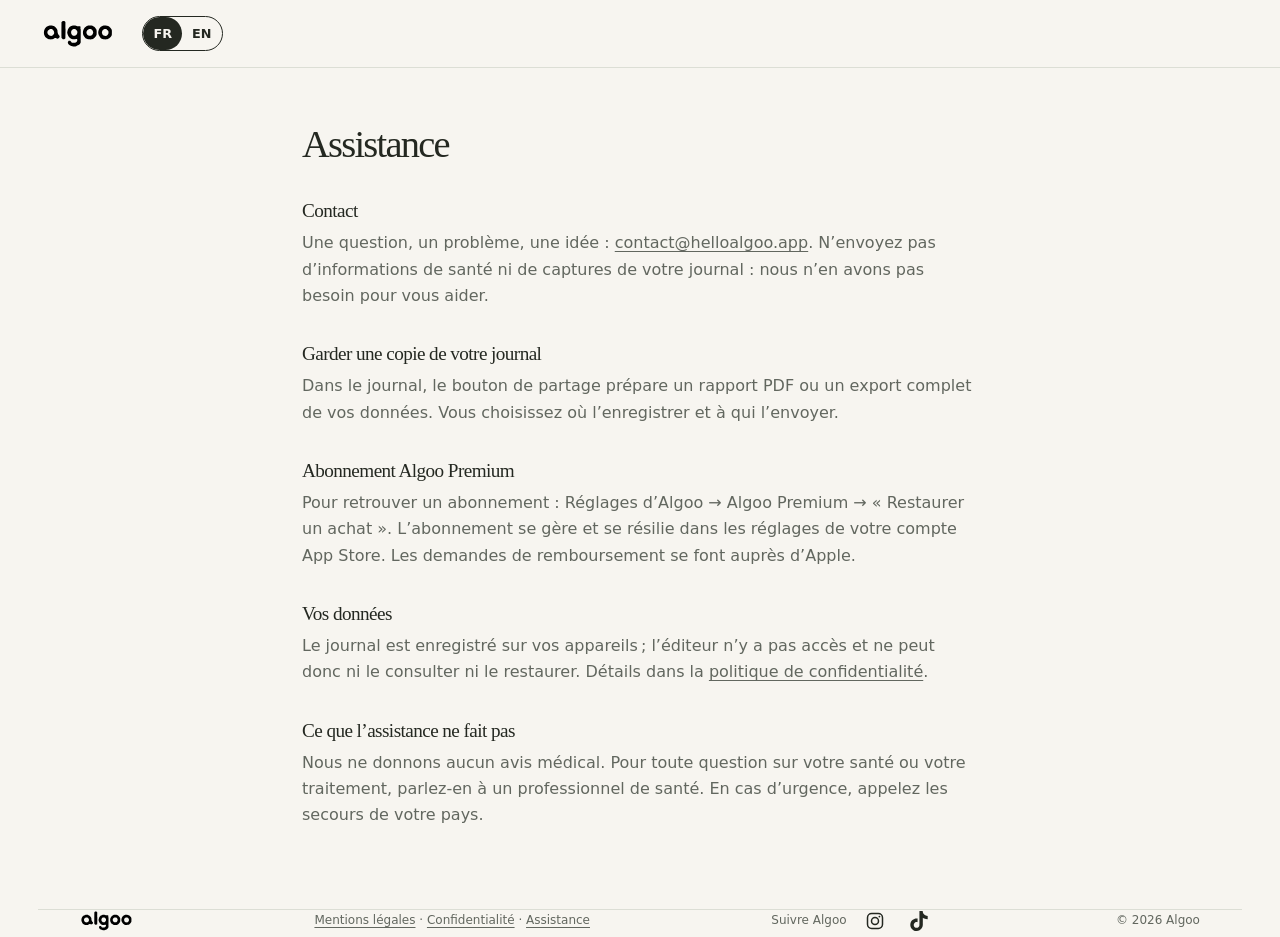
<file: assistance.html>
<!doctype html>
<html lang="fr">
<head>
<meta charset="utf-8">
<meta name="viewport" content="width=device-width, initial-scale=1">
<title>Algoo — Assistance</title>
<meta name="description" content="Aide et contact pour l’application Algoo.">
<meta name="theme-color" content="#f7f5f0">
<meta property="og:type" content="website">
<meta property="og:site_name" content="Algoo">
<meta property="og:title" content="Algoo — Assistance">
<meta property="og:description" content="Aide et contact pour l’application Algoo.">
<meta property="og:url" content="https://helloalgoo.app/assistance.html">
<meta property="og:locale" content="fr_FR">
<meta property="og:image" content="https://helloalgoo.app/assets/partage-fr.png">
<meta property="og:image:width" content="1200">
<meta property="og:image:height" content="630">
<meta name="twitter:card" content="summary_large_image">
<meta name="twitter:image" content="https://helloalgoo.app/assets/partage-fr.png">
<link rel="icon" href="assets/icon-rond.png">
<link rel="stylesheet" href="styles.css">
</head>
<body>
<header class="top">
  <a class="brand" href="index.html" aria-label="Algoo"><img src="assets/algoo-wordmark.svg" alt="algoo" height="30"></a>
  <div class="lang" role="group" aria-label="Langue / Language">
    <a href="assistance.html" aria-current="page" lang="fr">FR</a>
    <a href="en/support.html"  lang="en">EN</a>
  </div>
</header>
<main class="wrap legal">
<h1>Assistance</h1>
<h2>Contact</h2>
<p>Une question, un problème, une idée : <a href="mailto:contact@helloalgoo.app">contact@helloalgoo.app</a>. N’envoyez pas d’informations de santé ni de captures de votre journal : nous n’en avons pas besoin pour vous aider.</p>
<h2>Garder une copie de votre journal</h2>
<p>Dans le journal, le bouton de partage prépare un rapport PDF ou un export complet de vos données. Vous choisissez où l’enregistrer et à qui l’envoyer.</p>
<h2>Abonnement Algoo Premium</h2>
<p>Pour retrouver un abonnement : Réglages d’Algoo → Algoo Premium → « Restaurer un achat ». L’abonnement se gère et se résilie dans les réglages de votre compte App Store. Les demandes de remboursement se font auprès d’Apple.</p>
<h2>Vos données</h2>
<p>Le journal est enregistré sur vos appareils ; l’éditeur n’y a pas accès et ne peut donc ni le consulter ni le restaurer. Détails dans la <a href="confidentialite.html">politique de confidentialité</a>.</p>
<h2>Ce que l’assistance ne fait pas</h2>
<p>Nous ne donnons aucun avis médical. Pour toute question sur votre santé ou votre traitement, parlez-en à un professionnel de santé. En cas d’urgence, appelez les secours de votre pays.</p>
</main>
<footer class="wrap">
  <img src="assets/algoo-wordmark.svg" alt="algoo" height="22">
  <p class="footer-links"><a href="mentions-legales.html">Mentions légales</a> · <a href="confidentialite.html">Confidentialité</a> · <a href="assistance.html">Assistance</a></p>
  <p class="footer-social"><span>Suivre Algoo</span> <a href="https://www.instagram.com/algoo_app/" aria-label="Instagram" title="Instagram"><svg viewBox="0 0 24 24" width="20" height="20" fill="none" stroke="currentColor" stroke-width="1.8" aria-hidden="true"><rect x="3" y="3" width="18" height="18" rx="5"/><circle cx="12" cy="12" r="4.2"/><circle cx="17.3" cy="6.7" r="1.1" fill="currentColor" stroke="none"/></svg></a> <a href="https://www.tiktok.com/@algoo_app" aria-label="TikTok" title="TikTok"><svg viewBox="0 0 24 24" width="20" height="20" fill="currentColor" aria-hidden="true"><path d="M12.525.02c1.31-.02 2.61-.01 3.91-.02.08 1.53.63 3.09 1.75 4.17 1.12 1.11 2.7 1.62 4.24 1.79v4.03c-1.44-.05-2.89-.35-4.2-.97-.57-.26-1.1-.59-1.62-.93-.01 2.92.01 5.84-.02 8.75-.08 1.4-.54 2.79-1.35 3.94-1.31 1.92-3.58 3.17-5.91 3.21-1.43.08-2.86-.31-4.08-1.03-2.02-1.19-3.44-3.37-3.65-5.71-.02-.5-.03-1-.01-1.49.18-1.9 1.12-3.72 2.58-4.96 1.66-1.44 3.98-2.13 6.15-1.72.02 1.48-.04 2.96-.04 4.44-.99-.32-2.15-.23-3.02.37-.63.41-1.11 1.04-1.36 1.75-.21.51-.15 1.07-.14 1.61.24 1.64 1.82 3.02 3.5 2.87 1.12-.01 2.19-.66 2.77-1.61.19-.33.4-.67.41-1.06.1-1.79.06-3.57.07-5.36.01-4.03-.01-8.05.02-12.07z"/></svg></a></p>
  <p>© 2026 Algoo</p>
</footer>
</body>
</html>
</file>
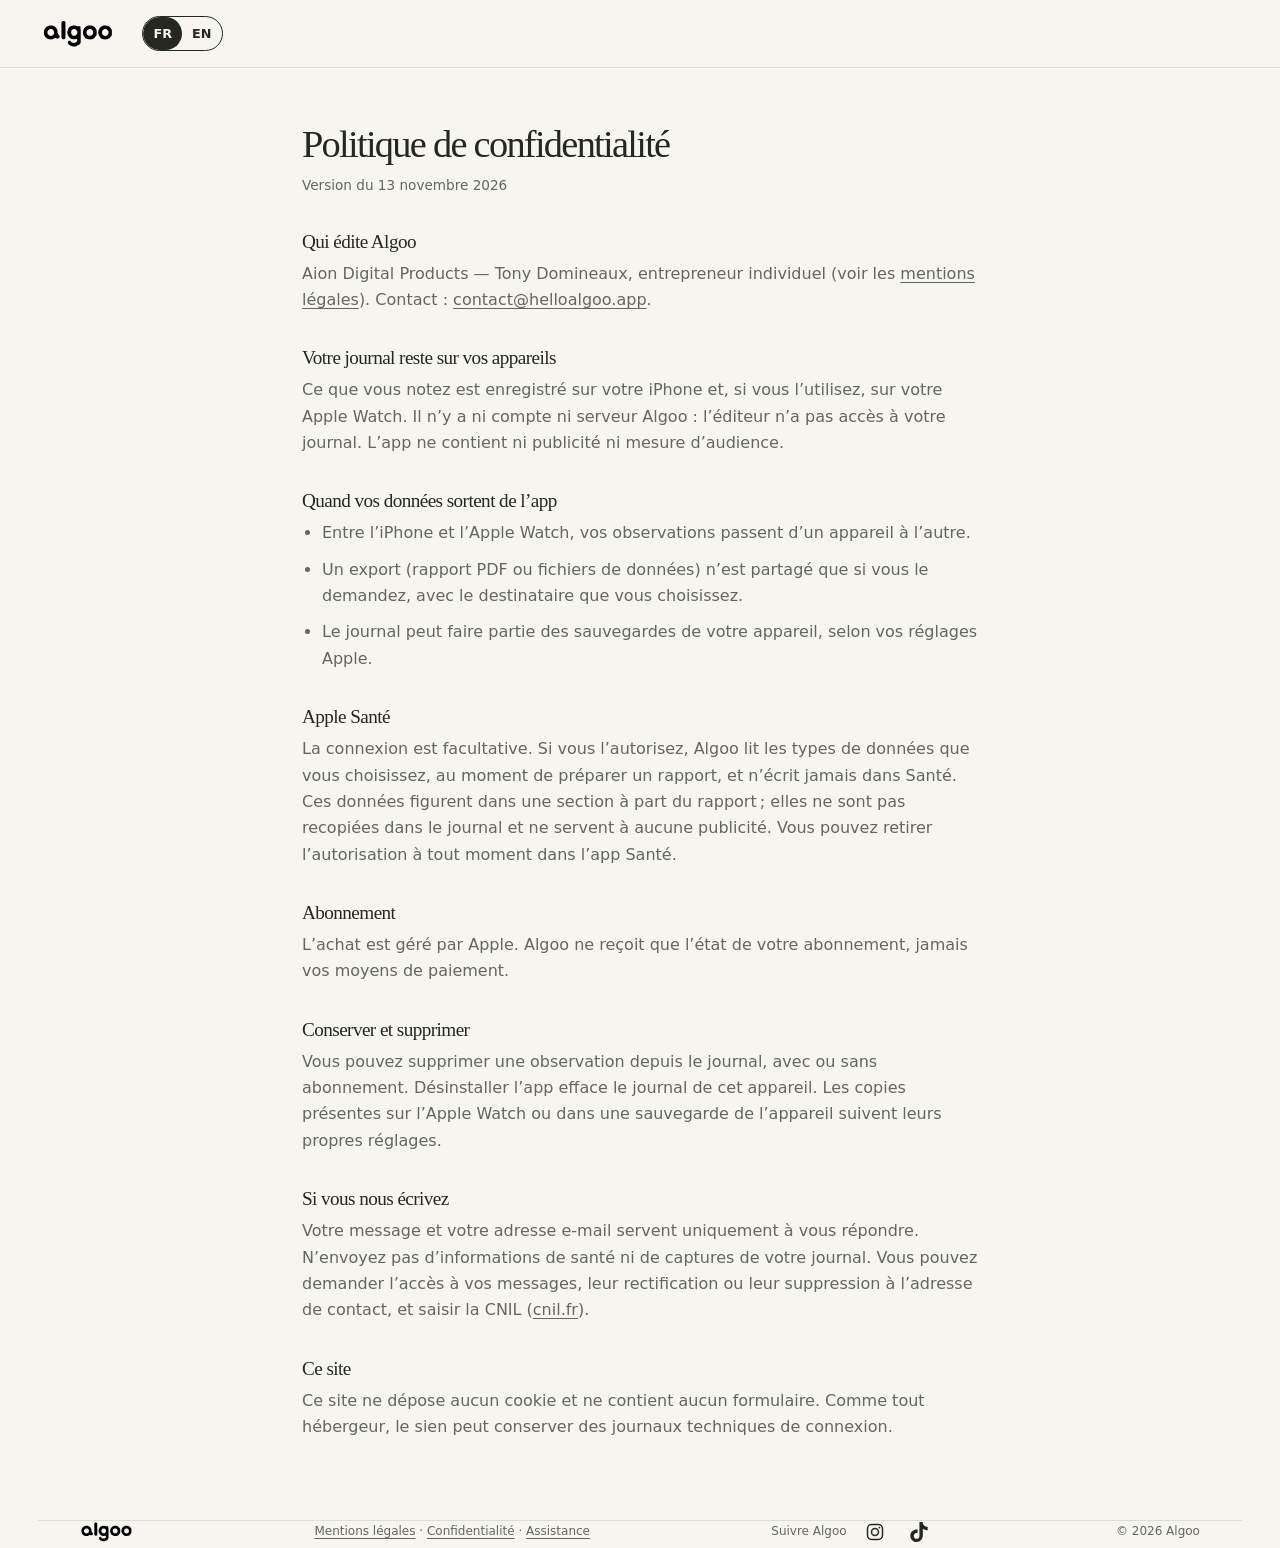
<file: confidentialite.html>
<!doctype html>
<html lang="fr">
<head>
<meta charset="utf-8">
<meta name="viewport" content="width=device-width, initial-scale=1">
<title>Algoo — Politique de confidentialité</title>
<meta name="description" content="Ce que l’application Algoo enregistre, où, et ce qui peut sortir de vos appareils.">
<meta name="theme-color" content="#f7f5f0">
<meta property="og:type" content="website">
<meta property="og:site_name" content="Algoo">
<meta property="og:title" content="Algoo — Politique de confidentialité">
<meta property="og:description" content="Ce que l’application Algoo enregistre, où, et ce qui peut sortir de vos appareils.">
<meta property="og:url" content="https://helloalgoo.app/confidentialite.html">
<meta property="og:locale" content="fr_FR">
<meta property="og:image" content="https://helloalgoo.app/assets/partage-fr.png">
<meta property="og:image:width" content="1200">
<meta property="og:image:height" content="630">
<meta name="twitter:card" content="summary_large_image">
<meta name="twitter:image" content="https://helloalgoo.app/assets/partage-fr.png">
<link rel="icon" href="assets/icon-rond.png">
<link rel="stylesheet" href="styles.css">
</head>
<body>
<header class="top">
  <a class="brand" href="index.html" aria-label="Algoo"><img src="assets/algoo-wordmark.svg" alt="algoo" height="30"></a>
  <div class="lang" role="group" aria-label="Langue / Language">
    <a href="confidentialite.html" aria-current="page" lang="fr">FR</a>
    <a href="en/privacy.html"  lang="en">EN</a>
  </div>
</header>
<main class="wrap legal">
<h1>Politique de confidentialité</h1>
<p class="updated">Version du 13 novembre 2026</p>
<h2>Qui édite Algoo</h2>
<p>Aion Digital Products — Tony Domineaux, entrepreneur individuel (voir les <a href="mentions-legales.html">mentions légales</a>). Contact : <a href="mailto:contact@helloalgoo.app">contact@helloalgoo.app</a>.</p>
<h2>Votre journal reste sur vos appareils</h2>
<p>Ce que vous notez est enregistré sur votre iPhone et, si vous l’utilisez, sur votre Apple Watch. Il n’y a ni compte ni serveur Algoo : l’éditeur n’a pas accès à votre journal. L’app ne contient ni publicité ni mesure d’audience.</p>
<h2>Quand vos données sortent de l’app</h2>
<ul>
<li>Entre l’iPhone et l’Apple Watch, vos observations passent d’un appareil à l’autre.</li>
<li>Un export (rapport PDF ou fichiers de données) n’est partagé que si vous le demandez, avec le destinataire que vous choisissez.</li>
<li>Le journal peut faire partie des sauvegardes de votre appareil, selon vos réglages Apple.</li>
</ul>
<h2>Apple Santé</h2>
<p>La connexion est facultative. Si vous l’autorisez, Algoo lit les types de données que vous choisissez, au moment de préparer un rapport, et n’écrit jamais dans Santé. Ces données figurent dans une section à part du rapport ; elles ne sont pas recopiées dans le journal et ne servent à aucune publicité. Vous pouvez retirer l’autorisation à tout moment dans l’app Santé.</p>
<h2>Abonnement</h2>
<p>L’achat est géré par Apple. Algoo ne reçoit que l’état de votre abonnement, jamais vos moyens de paiement.</p>
<h2>Conserver et supprimer</h2>
<p>Vous pouvez supprimer une observation depuis le journal, avec ou sans abonnement. Désinstaller l’app efface le journal de cet appareil. Les copies présentes sur l’Apple Watch ou dans une sauvegarde de l’appareil suivent leurs propres réglages.</p>
<h2>Si vous nous écrivez</h2>
<p>Votre message et votre adresse e-mail servent uniquement à vous répondre. N’envoyez pas d’informations de santé ni de captures de votre journal. Vous pouvez demander l’accès à vos messages, leur rectification ou leur suppression à l’adresse de contact, et saisir la CNIL (<a href="https://www.cnil.fr">cnil.fr</a>).</p>
<h2>Ce site</h2>
<p>Ce site ne dépose aucun cookie et ne contient aucun formulaire. Comme tout hébergeur, le sien peut conserver des journaux techniques de connexion.</p>
</main>
<footer class="wrap">
  <img src="assets/algoo-wordmark.svg" alt="algoo" height="22">
  <p class="footer-links"><a href="mentions-legales.html">Mentions légales</a> · <a href="confidentialite.html">Confidentialité</a> · <a href="assistance.html">Assistance</a></p>
  <p class="footer-social"><span>Suivre Algoo</span> <a href="https://www.instagram.com/algoo_app/" aria-label="Instagram" title="Instagram"><svg viewBox="0 0 24 24" width="20" height="20" fill="none" stroke="currentColor" stroke-width="1.8" aria-hidden="true"><rect x="3" y="3" width="18" height="18" rx="5"/><circle cx="12" cy="12" r="4.2"/><circle cx="17.3" cy="6.7" r="1.1" fill="currentColor" stroke="none"/></svg></a> <a href="https://www.tiktok.com/@algoo_app" aria-label="TikTok" title="TikTok"><svg viewBox="0 0 24 24" width="20" height="20" fill="currentColor" aria-hidden="true"><path d="M12.525.02c1.31-.02 2.61-.01 3.91-.02.08 1.53.63 3.09 1.75 4.17 1.12 1.11 2.7 1.62 4.24 1.79v4.03c-1.44-.05-2.89-.35-4.2-.97-.57-.26-1.1-.59-1.62-.93-.01 2.92.01 5.84-.02 8.75-.08 1.4-.54 2.79-1.35 3.94-1.31 1.92-3.58 3.17-5.91 3.21-1.43.08-2.86-.31-4.08-1.03-2.02-1.19-3.44-3.37-3.65-5.71-.02-.5-.03-1-.01-1.49.18-1.9 1.12-3.72 2.58-4.96 1.66-1.44 3.98-2.13 6.15-1.72.02 1.48-.04 2.96-.04 4.44-.99-.32-2.15-.23-3.02.37-.63.41-1.11 1.04-1.36 1.75-.21.51-.15 1.07-.14 1.61.24 1.64 1.82 3.02 3.5 2.87 1.12-.01 2.19-.66 2.77-1.61.19-.33.4-.67.41-1.06.1-1.79.06-3.57.07-5.36.01-4.03-.01-8.05.02-12.07z"/></svg></a></p>
  <p>© 2026 Algoo</p>
</footer>
</body>
</html>
</file>
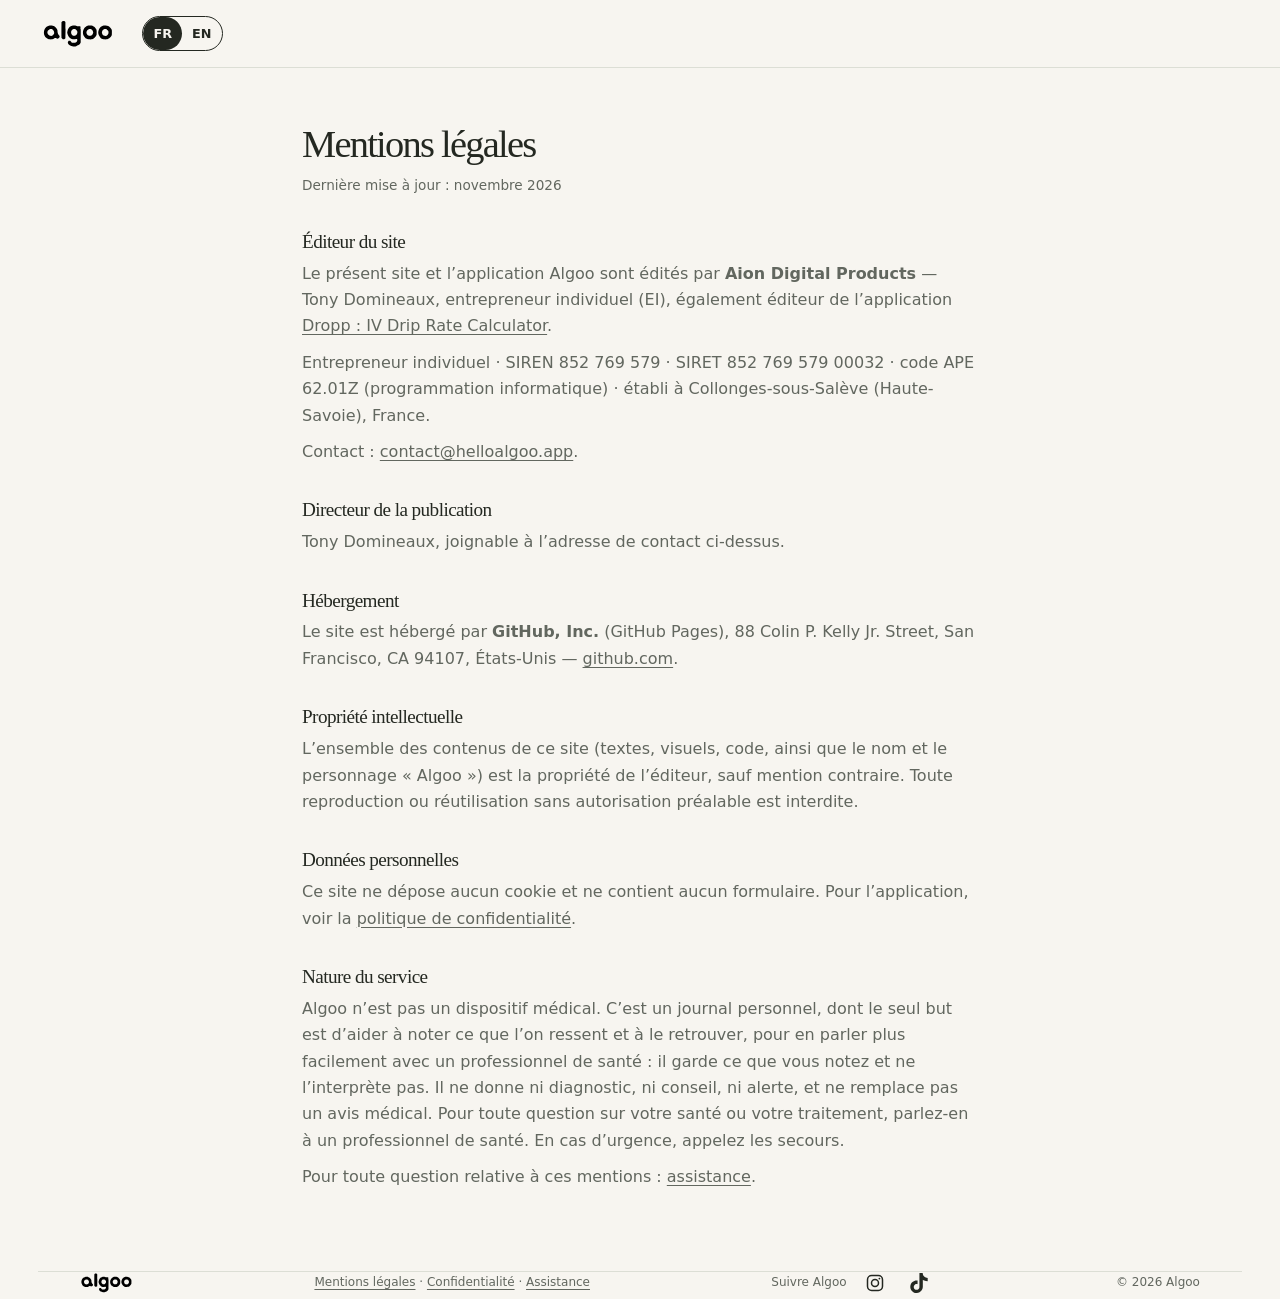
<file: mentions-legales.html>
<!doctype html>
<html lang="fr">
<head>
<meta charset="utf-8">
<meta name="viewport" content="width=device-width, initial-scale=1">
<title>Algoo — Mentions légales</title>
<meta name="description" content="Éditeur, hébergeur et informations légales du site Algoo.">
<meta name="theme-color" content="#f7f5f0">
<meta property="og:type" content="website">
<meta property="og:site_name" content="Algoo">
<meta property="og:title" content="Algoo — Mentions légales">
<meta property="og:description" content="Éditeur, hébergeur et informations légales du site Algoo.">
<meta property="og:url" content="https://helloalgoo.app/mentions-legales.html">
<meta property="og:locale" content="fr_FR">
<meta property="og:image" content="https://helloalgoo.app/assets/partage-fr.png">
<meta property="og:image:width" content="1200">
<meta property="og:image:height" content="630">
<meta name="twitter:card" content="summary_large_image">
<meta name="twitter:image" content="https://helloalgoo.app/assets/partage-fr.png">
<link rel="icon" href="assets/icon-rond.png">
<link rel="stylesheet" href="styles.css">
</head>
<body>
<header class="top">
  <a class="brand" href="index.html" aria-label="Algoo"><img src="assets/algoo-wordmark.svg" alt="algoo" height="30"></a>
  <div class="lang" role="group" aria-label="Langue / Language">
    <a href="mentions-legales.html" aria-current="page" lang="fr">FR</a>
    <a href="en/legal.html"  lang="en">EN</a>
  </div>
</header>
<main class="wrap legal">
<h1>Mentions légales</h1>
<p class="updated">Dernière mise à jour : novembre 2026</p>
<h2>Éditeur du site</h2>
<p>Le présent site et l’application Algoo sont édités par <strong>Aion Digital Products</strong> — Tony Domineaux, entrepreneur individuel (EI), également éditeur de l’application <a href="https://dropp.care">Dropp : IV Drip Rate Calculator</a>.</p>
<p>Entrepreneur individuel · SIREN 852 769 579 · SIRET 852 769 579 00032 · code APE 62.01Z (programmation informatique) · établi à Collonges-sous-Salève (Haute-Savoie), France.</p>
<p>Contact : <a href="mailto:contact@helloalgoo.app">contact@helloalgoo.app</a>.</p>
<h2>Directeur de la publication</h2>
<p>Tony Domineaux, joignable à l’adresse de contact ci-dessus.</p>
<h2>Hébergement</h2>
<p>Le site est hébergé par <strong>GitHub, Inc.</strong> (GitHub Pages), 88 Colin P. Kelly Jr. Street, San Francisco, CA 94107, États-Unis — <a href="https://github.com">github.com</a>.</p>
<h2>Propriété intellectuelle</h2>
<p>L’ensemble des contenus de ce site (textes, visuels, code, ainsi que le nom et le personnage « Algoo ») est la propriété de l’éditeur, sauf mention contraire. Toute reproduction ou réutilisation sans autorisation préalable est interdite.</p>
<h2>Données personnelles</h2>
<p>Ce site ne dépose aucun cookie et ne contient aucun formulaire. Pour l’application, voir la <a href="confidentialite.html">politique de confidentialité</a>.</p>
<h2>Nature du service</h2>
<p>Algoo n’est pas un dispositif médical. C’est un journal personnel, dont le seul but est d’aider à noter ce que l’on ressent et à le retrouver, pour en parler plus facilement avec un professionnel de santé : il garde ce que vous notez et ne l’interprète pas. Il ne donne ni diagnostic, ni conseil, ni alerte, et ne remplace pas un avis médical. Pour toute question sur votre santé ou votre traitement, parlez-en à un professionnel de santé. En cas d’urgence, appelez les secours.</p>
<p>Pour toute question relative à ces mentions : <a href="assistance.html">assistance</a>.</p>
</main>
<footer class="wrap">
  <img src="assets/algoo-wordmark.svg" alt="algoo" height="22">
  <p class="footer-links"><a href="mentions-legales.html">Mentions légales</a> · <a href="confidentialite.html">Confidentialité</a> · <a href="assistance.html">Assistance</a></p>
  <p class="footer-social"><span>Suivre Algoo</span> <a href="https://www.instagram.com/algoo_app/" aria-label="Instagram" title="Instagram"><svg viewBox="0 0 24 24" width="20" height="20" fill="none" stroke="currentColor" stroke-width="1.8" aria-hidden="true"><rect x="3" y="3" width="18" height="18" rx="5"/><circle cx="12" cy="12" r="4.2"/><circle cx="17.3" cy="6.7" r="1.1" fill="currentColor" stroke="none"/></svg></a> <a href="https://www.tiktok.com/@algoo_app" aria-label="TikTok" title="TikTok"><svg viewBox="0 0 24 24" width="20" height="20" fill="currentColor" aria-hidden="true"><path d="M12.525.02c1.31-.02 2.61-.01 3.91-.02.08 1.53.63 3.09 1.75 4.17 1.12 1.11 2.7 1.62 4.24 1.79v4.03c-1.44-.05-2.89-.35-4.2-.97-.57-.26-1.1-.59-1.62-.93-.01 2.92.01 5.84-.02 8.75-.08 1.4-.54 2.79-1.35 3.94-1.31 1.92-3.58 3.17-5.91 3.21-1.43.08-2.86-.31-4.08-1.03-2.02-1.19-3.44-3.37-3.65-5.71-.02-.5-.03-1-.01-1.49.18-1.9 1.12-3.72 2.58-4.96 1.66-1.44 3.98-2.13 6.15-1.72.02 1.48-.04 2.96-.04 4.44-.99-.32-2.15-.23-3.02.37-.63.41-1.11 1.04-1.36 1.75-.21.51-.15 1.07-.14 1.61.24 1.64 1.82 3.02 3.5 2.87 1.12-.01 2.19-.66 2.77-1.61.19-.33.4-.67.41-1.06.1-1.79.06-3.57.07-5.36.01-4.03-.01-8.05.02-12.07z"/></svg></a></p>
  <p>© 2026 Algoo</p>
</footer>
</body>
</html>
</file>
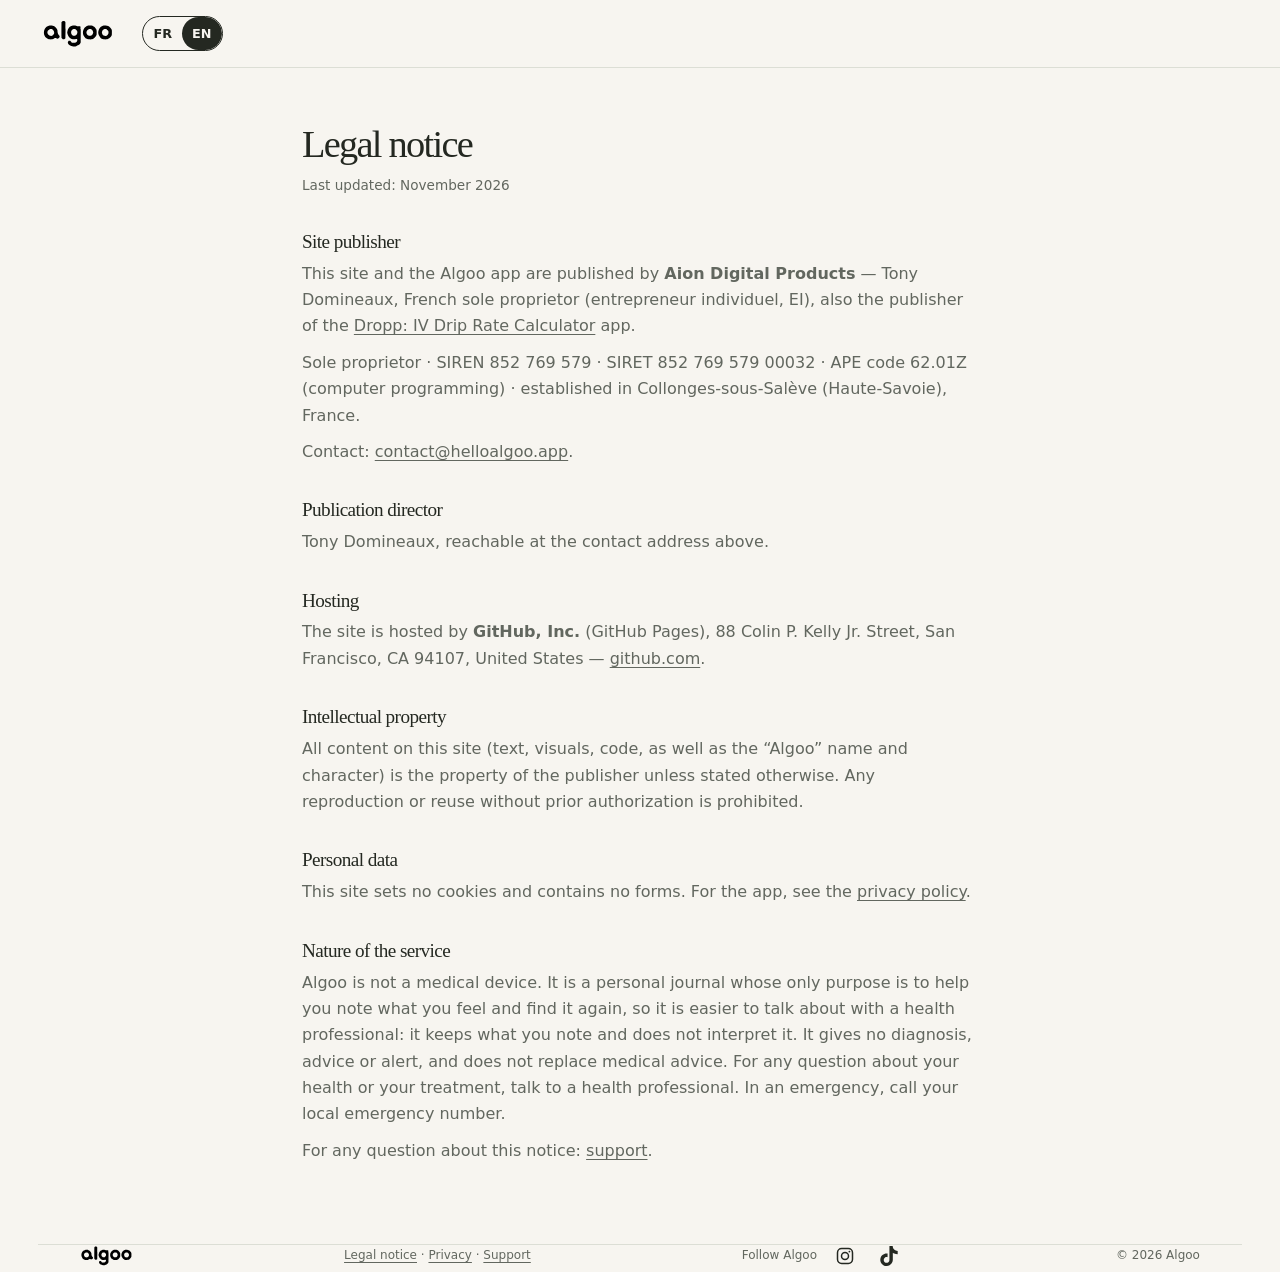
<file: en/legal.html>
<!doctype html>
<html lang="en">
<head>
<meta charset="utf-8">
<meta name="viewport" content="width=device-width, initial-scale=1">
<title>Algoo — Legal notice</title>
<meta name="description" content="Publisher, host and legal information for the Algoo website.">
<meta name="theme-color" content="#f7f5f0">
<meta property="og:type" content="website">
<meta property="og:site_name" content="Algoo">
<meta property="og:title" content="Algoo — Legal notice">
<meta property="og:description" content="Publisher, host and legal information for the Algoo website.">
<meta property="og:url" content="https://helloalgoo.app/en/legal.html">
<meta property="og:locale" content="en_US">
<meta property="og:image" content="https://helloalgoo.app/assets/partage-en.png">
<meta property="og:image:width" content="1200">
<meta property="og:image:height" content="630">
<meta name="twitter:card" content="summary_large_image">
<meta name="twitter:image" content="https://helloalgoo.app/assets/partage-en.png">
<link rel="icon" href="../assets/icon-rond.png">
<link rel="stylesheet" href="../styles.css">
</head>
<body>
<header class="top">
  <a class="brand" href="../index.html?lang=en" aria-label="Algoo"><img src="../assets/algoo-wordmark.svg" alt="algoo" height="30"></a>
  <div class="lang" role="group" aria-label="Langue / Language">
    <a href="../mentions-legales.html"  lang="fr">FR</a>
    <a href="../en/legal.html" aria-current="page" lang="en">EN</a>
  </div>
</header>
<main class="wrap legal">
<h1>Legal notice</h1>
<p class="updated">Last updated: November 2026</p>
<h2>Site publisher</h2>
<p>This site and the Algoo app are published by <strong>Aion Digital Products</strong> — Tony Domineaux, French sole proprietor (entrepreneur individuel, EI), also the publisher of the <a href="https://dropp.care">Dropp: IV Drip Rate Calculator</a> app.</p>
<p>Sole proprietor · SIREN 852 769 579 · SIRET 852 769 579 00032 · APE code 62.01Z (computer programming) · established in Collonges-sous-Salève (Haute-Savoie), France.</p>
<p>Contact: <a href="mailto:contact@helloalgoo.app">contact@helloalgoo.app</a>.</p>
<h2>Publication director</h2>
<p>Tony Domineaux, reachable at the contact address above.</p>
<h2>Hosting</h2>
<p>The site is hosted by <strong>GitHub, Inc.</strong> (GitHub Pages), 88 Colin P. Kelly Jr. Street, San Francisco, CA 94107, United States — <a href="https://github.com">github.com</a>.</p>
<h2>Intellectual property</h2>
<p>All content on this site (text, visuals, code, as well as the “Algoo” name and character) is the property of the publisher unless stated otherwise. Any reproduction or reuse without prior authorization is prohibited.</p>
<h2>Personal data</h2>
<p>This site sets no cookies and contains no forms. For the app, see the <a href="privacy.html">privacy policy</a>.</p>
<h2>Nature of the service</h2>
<p>Algoo is not a medical device. It is a personal journal whose only purpose is to help you note what you feel and find it again, so it is easier to talk about with a health professional: it keeps what you note and does not interpret it. It gives no diagnosis, advice or alert, and does not replace medical advice. For any question about your health or your treatment, talk to a health professional. In an emergency, call your local emergency number.</p>
<p>For any question about this notice: <a href="support.html">support</a>.</p>
</main>
<footer class="wrap">
  <img src="../assets/algoo-wordmark.svg" alt="algoo" height="22">
  <p class="footer-links"><a href="../en/legal.html">Legal notice</a> · <a href="../en/privacy.html">Privacy</a> · <a href="../en/support.html">Support</a></p>
  <p class="footer-social"><span>Follow Algoo</span> <a href="https://www.instagram.com/algoo_app/" aria-label="Instagram" title="Instagram"><svg viewBox="0 0 24 24" width="20" height="20" fill="none" stroke="currentColor" stroke-width="1.8" aria-hidden="true"><rect x="3" y="3" width="18" height="18" rx="5"/><circle cx="12" cy="12" r="4.2"/><circle cx="17.3" cy="6.7" r="1.1" fill="currentColor" stroke="none"/></svg></a> <a href="https://www.tiktok.com/@algoo_app" aria-label="TikTok" title="TikTok"><svg viewBox="0 0 24 24" width="20" height="20" fill="currentColor" aria-hidden="true"><path d="M12.525.02c1.31-.02 2.61-.01 3.91-.02.08 1.53.63 3.09 1.75 4.17 1.12 1.11 2.7 1.62 4.24 1.79v4.03c-1.44-.05-2.89-.35-4.2-.97-.57-.26-1.1-.59-1.62-.93-.01 2.92.01 5.84-.02 8.75-.08 1.4-.54 2.79-1.35 3.94-1.31 1.92-3.58 3.17-5.91 3.21-1.43.08-2.86-.31-4.08-1.03-2.02-1.19-3.44-3.37-3.65-5.71-.02-.5-.03-1-.01-1.49.18-1.9 1.12-3.72 2.58-4.96 1.66-1.44 3.98-2.13 6.15-1.72.02 1.48-.04 2.96-.04 4.44-.99-.32-2.15-.23-3.02.37-.63.41-1.11 1.04-1.36 1.75-.21.51-.15 1.07-.14 1.61.24 1.64 1.82 3.02 3.5 2.87 1.12-.01 2.19-.66 2.77-1.61.19-.33.4-.67.41-1.06.1-1.79.06-3.57.07-5.36.01-4.03-.01-8.05.02-12.07z"/></svg></a></p>
  <p>© 2026 Algoo</p>
</footer>
</body>
</html>
</file>
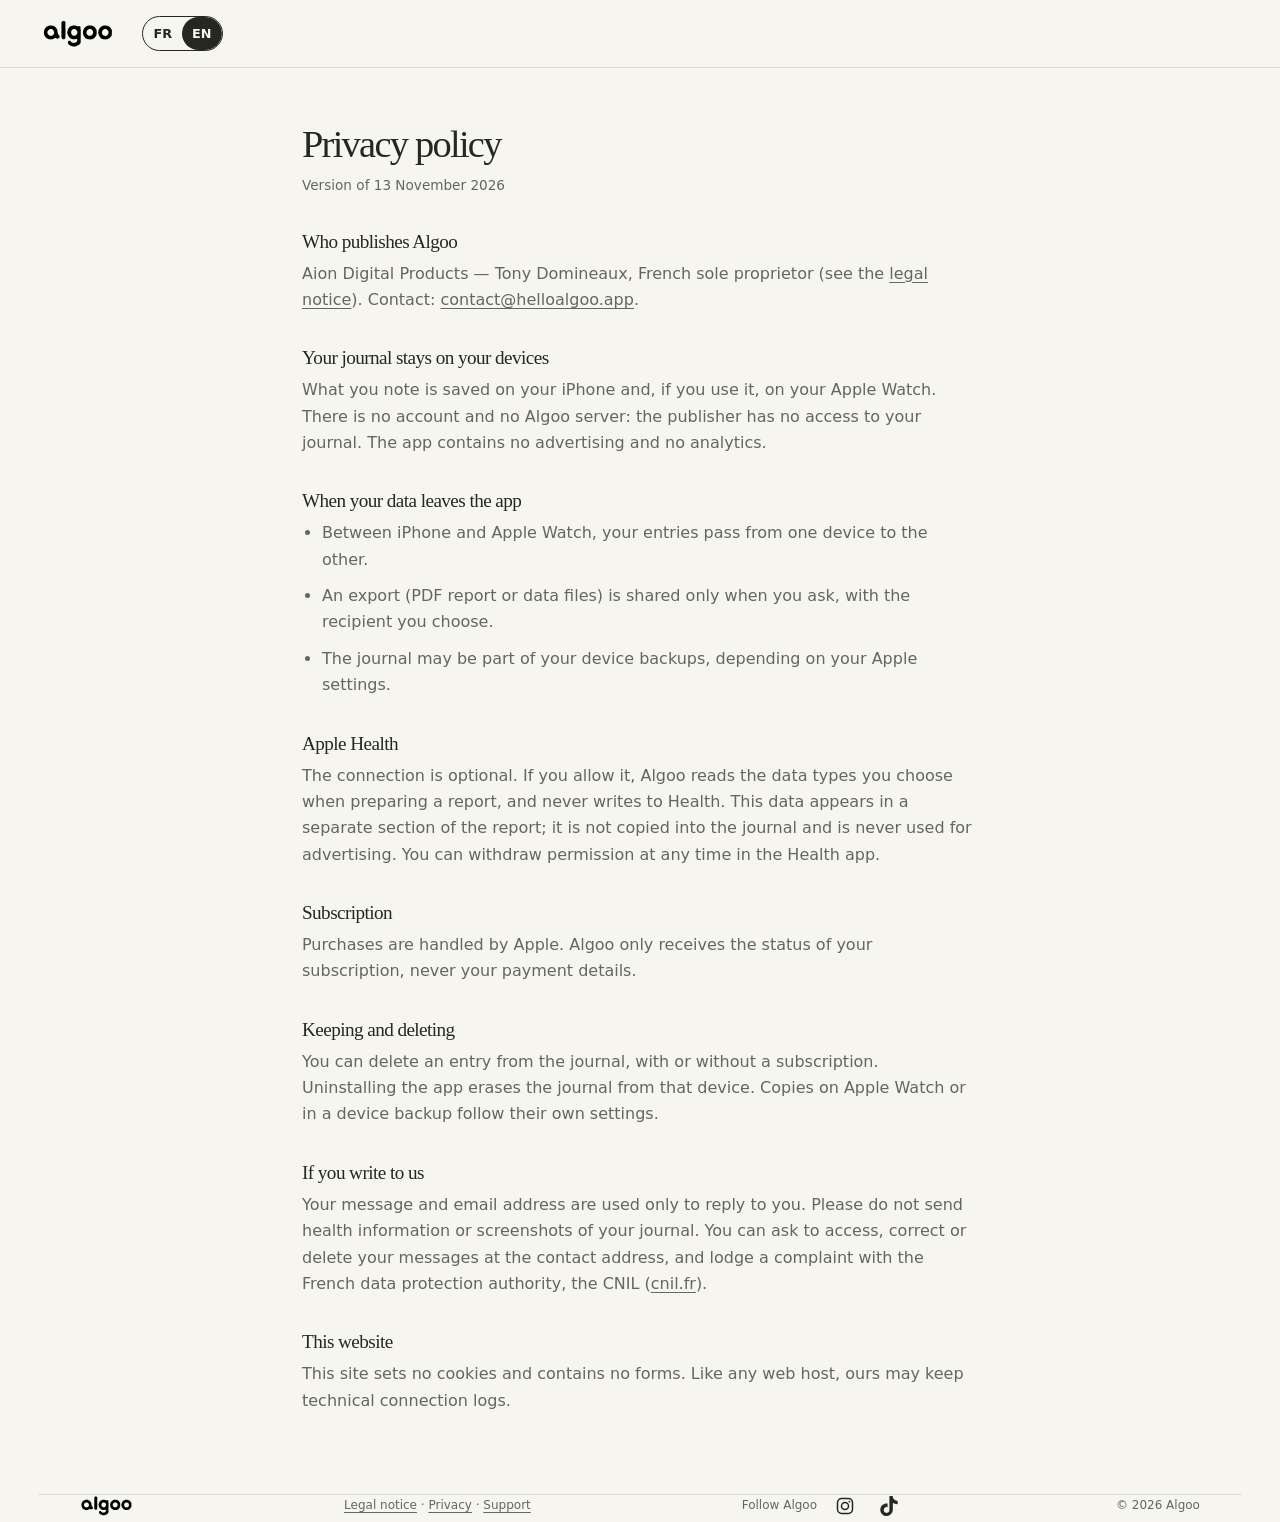
<file: en/privacy.html>
<!doctype html>
<html lang="en">
<head>
<meta charset="utf-8">
<meta name="viewport" content="width=device-width, initial-scale=1">
<title>Algoo — Privacy policy</title>
<meta name="description" content="What the Algoo app saves, where, and what can leave your devices.">
<meta name="theme-color" content="#f7f5f0">
<meta property="og:type" content="website">
<meta property="og:site_name" content="Algoo">
<meta property="og:title" content="Algoo — Privacy policy">
<meta property="og:description" content="What the Algoo app saves, where, and what can leave your devices.">
<meta property="og:url" content="https://helloalgoo.app/en/privacy.html">
<meta property="og:locale" content="en_US">
<meta property="og:image" content="https://helloalgoo.app/assets/partage-en.png">
<meta property="og:image:width" content="1200">
<meta property="og:image:height" content="630">
<meta name="twitter:card" content="summary_large_image">
<meta name="twitter:image" content="https://helloalgoo.app/assets/partage-en.png">
<link rel="icon" href="../assets/icon-rond.png">
<link rel="stylesheet" href="../styles.css">
</head>
<body>
<header class="top">
  <a class="brand" href="../index.html?lang=en" aria-label="Algoo"><img src="../assets/algoo-wordmark.svg" alt="algoo" height="30"></a>
  <div class="lang" role="group" aria-label="Langue / Language">
    <a href="../confidentialite.html"  lang="fr">FR</a>
    <a href="../en/privacy.html" aria-current="page" lang="en">EN</a>
  </div>
</header>
<main class="wrap legal">
<h1>Privacy policy</h1>
<p class="updated">Version of 13 November 2026</p>
<h2>Who publishes Algoo</h2>
<p>Aion Digital Products — Tony Domineaux, French sole proprietor (see the <a href="legal.html">legal notice</a>). Contact: <a href="mailto:contact@helloalgoo.app">contact@helloalgoo.app</a>.</p>
<h2>Your journal stays on your devices</h2>
<p>What you note is saved on your iPhone and, if you use it, on your Apple Watch. There is no account and no Algoo server: the publisher has no access to your journal. The app contains no advertising and no analytics.</p>
<h2>When your data leaves the app</h2>
<ul>
<li>Between iPhone and Apple Watch, your entries pass from one device to the other.</li>
<li>An export (PDF report or data files) is shared only when you ask, with the recipient you choose.</li>
<li>The journal may be part of your device backups, depending on your Apple settings.</li>
</ul>
<h2>Apple Health</h2>
<p>The connection is optional. If you allow it, Algoo reads the data types you choose when preparing a report, and never writes to Health. This data appears in a separate section of the report; it is not copied into the journal and is never used for advertising. You can withdraw permission at any time in the Health app.</p>
<h2>Subscription</h2>
<p>Purchases are handled by Apple. Algoo only receives the status of your subscription, never your payment details.</p>
<h2>Keeping and deleting</h2>
<p>You can delete an entry from the journal, with or without a subscription. Uninstalling the app erases the journal from that device. Copies on Apple Watch or in a device backup follow their own settings.</p>
<h2>If you write to us</h2>
<p>Your message and email address are used only to reply to you. Please do not send health information or screenshots of your journal. You can ask to access, correct or delete your messages at the contact address, and lodge a complaint with the French data protection authority, the CNIL (<a href="https://www.cnil.fr/en">cnil.fr</a>).</p>
<h2>This website</h2>
<p>This site sets no cookies and contains no forms. Like any web host, ours may keep technical connection logs.</p>
</main>
<footer class="wrap">
  <img src="../assets/algoo-wordmark.svg" alt="algoo" height="22">
  <p class="footer-links"><a href="../en/legal.html">Legal notice</a> · <a href="../en/privacy.html">Privacy</a> · <a href="../en/support.html">Support</a></p>
  <p class="footer-social"><span>Follow Algoo</span> <a href="https://www.instagram.com/algoo_app/" aria-label="Instagram" title="Instagram"><svg viewBox="0 0 24 24" width="20" height="20" fill="none" stroke="currentColor" stroke-width="1.8" aria-hidden="true"><rect x="3" y="3" width="18" height="18" rx="5"/><circle cx="12" cy="12" r="4.2"/><circle cx="17.3" cy="6.7" r="1.1" fill="currentColor" stroke="none"/></svg></a> <a href="https://www.tiktok.com/@algoo_app" aria-label="TikTok" title="TikTok"><svg viewBox="0 0 24 24" width="20" height="20" fill="currentColor" aria-hidden="true"><path d="M12.525.02c1.31-.02 2.61-.01 3.91-.02.08 1.53.63 3.09 1.75 4.17 1.12 1.11 2.7 1.62 4.24 1.79v4.03c-1.44-.05-2.89-.35-4.2-.97-.57-.26-1.1-.59-1.62-.93-.01 2.92.01 5.84-.02 8.75-.08 1.4-.54 2.79-1.35 3.94-1.31 1.92-3.58 3.17-5.91 3.21-1.43.08-2.86-.31-4.08-1.03-2.02-1.19-3.44-3.37-3.65-5.71-.02-.5-.03-1-.01-1.49.18-1.9 1.12-3.72 2.58-4.96 1.66-1.44 3.98-2.13 6.15-1.72.02 1.48-.04 2.96-.04 4.44-.99-.32-2.15-.23-3.02.37-.63.41-1.11 1.04-1.36 1.75-.21.51-.15 1.07-.14 1.61.24 1.64 1.82 3.02 3.5 2.87 1.12-.01 2.19-.66 2.77-1.61.19-.33.4-.67.41-1.06.1-1.79.06-3.57.07-5.36.01-4.03-.01-8.05.02-12.07z"/></svg></a></p>
  <p>© 2026 Algoo</p>
</footer>
</body>
</html>
</file>
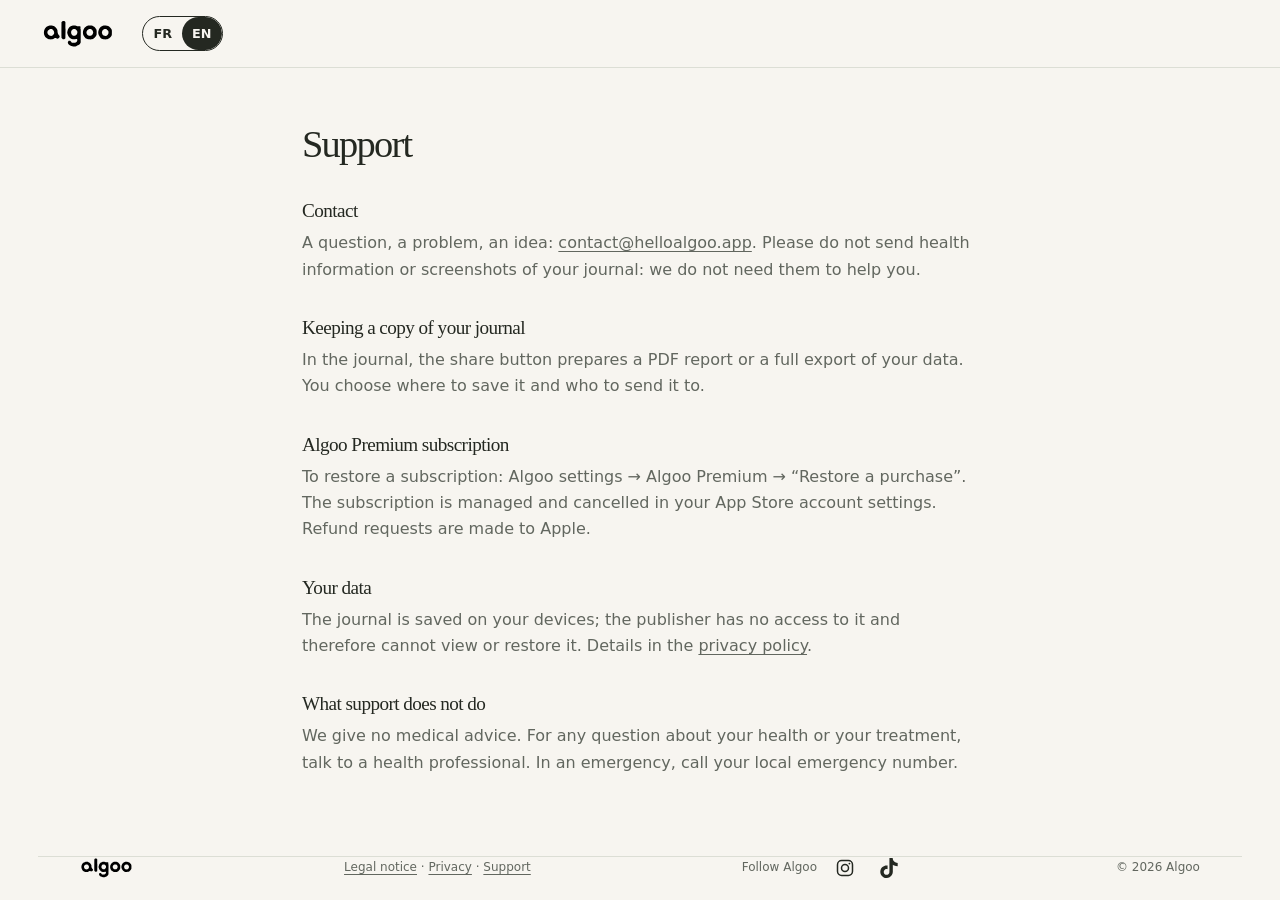
<file: en/support.html>
<!doctype html>
<html lang="en">
<head>
<meta charset="utf-8">
<meta name="viewport" content="width=device-width, initial-scale=1">
<title>Algoo — Support</title>
<meta name="description" content="Help and contact for the Algoo app.">
<meta name="theme-color" content="#f7f5f0">
<meta property="og:type" content="website">
<meta property="og:site_name" content="Algoo">
<meta property="og:title" content="Algoo — Support">
<meta property="og:description" content="Help and contact for the Algoo app.">
<meta property="og:url" content="https://helloalgoo.app/en/support.html">
<meta property="og:locale" content="en_US">
<meta property="og:image" content="https://helloalgoo.app/assets/partage-en.png">
<meta property="og:image:width" content="1200">
<meta property="og:image:height" content="630">
<meta name="twitter:card" content="summary_large_image">
<meta name="twitter:image" content="https://helloalgoo.app/assets/partage-en.png">
<link rel="icon" href="../assets/icon-rond.png">
<link rel="stylesheet" href="../styles.css">
</head>
<body>
<header class="top">
  <a class="brand" href="../index.html?lang=en" aria-label="Algoo"><img src="../assets/algoo-wordmark.svg" alt="algoo" height="30"></a>
  <div class="lang" role="group" aria-label="Langue / Language">
    <a href="../assistance.html"  lang="fr">FR</a>
    <a href="../en/support.html" aria-current="page" lang="en">EN</a>
  </div>
</header>
<main class="wrap legal">
<h1>Support</h1>
<h2>Contact</h2>
<p>A question, a problem, an idea: <a href="mailto:contact@helloalgoo.app">contact@helloalgoo.app</a>. Please do not send health information or screenshots of your journal: we do not need them to help you.</p>
<h2>Keeping a copy of your journal</h2>
<p>In the journal, the share button prepares a PDF report or a full export of your data. You choose where to save it and who to send it to.</p>
<h2>Algoo Premium subscription</h2>
<p>To restore a subscription: Algoo settings → Algoo Premium → “Restore a purchase”. The subscription is managed and cancelled in your App Store account settings. Refund requests are made to Apple.</p>
<h2>Your data</h2>
<p>The journal is saved on your devices; the publisher has no access to it and therefore cannot view or restore it. Details in the <a href="privacy.html">privacy policy</a>.</p>
<h2>What support does not do</h2>
<p>We give no medical advice. For any question about your health or your treatment, talk to a health professional. In an emergency, call your local emergency number.</p>
</main>
<footer class="wrap">
  <img src="../assets/algoo-wordmark.svg" alt="algoo" height="22">
  <p class="footer-links"><a href="../en/legal.html">Legal notice</a> · <a href="../en/privacy.html">Privacy</a> · <a href="../en/support.html">Support</a></p>
  <p class="footer-social"><span>Follow Algoo</span> <a href="https://www.instagram.com/algoo_app/" aria-label="Instagram" title="Instagram"><svg viewBox="0 0 24 24" width="20" height="20" fill="none" stroke="currentColor" stroke-width="1.8" aria-hidden="true"><rect x="3" y="3" width="18" height="18" rx="5"/><circle cx="12" cy="12" r="4.2"/><circle cx="17.3" cy="6.7" r="1.1" fill="currentColor" stroke="none"/></svg></a> <a href="https://www.tiktok.com/@algoo_app" aria-label="TikTok" title="TikTok"><svg viewBox="0 0 24 24" width="20" height="20" fill="currentColor" aria-hidden="true"><path d="M12.525.02c1.31-.02 2.61-.01 3.91-.02.08 1.53.63 3.09 1.75 4.17 1.12 1.11 2.7 1.62 4.24 1.79v4.03c-1.44-.05-2.89-.35-4.2-.97-.57-.26-1.1-.59-1.62-.93-.01 2.92.01 5.84-.02 8.75-.08 1.4-.54 2.79-1.35 3.94-1.31 1.92-3.58 3.17-5.91 3.21-1.43.08-2.86-.31-4.08-1.03-2.02-1.19-3.44-3.37-3.65-5.71-.02-.5-.03-1-.01-1.49.18-1.9 1.12-3.72 2.58-4.96 1.66-1.44 3.98-2.13 6.15-1.72.02 1.48-.04 2.96-.04 4.44-.99-.32-2.15-.23-3.02.37-.63.41-1.11 1.04-1.36 1.75-.21.51-.15 1.07-.14 1.61.24 1.64 1.82 3.02 3.5 2.87 1.12-.01 2.19-.66 2.77-1.61.19-.33.4-.67.41-1.06.1-1.79.06-3.57.07-5.36.01-4.03-.01-8.05.02-12.07z"/></svg></a></p>
  <p>© 2026 Algoo</p>
</footer>
</body>
</html>
</file>
<file: styles.css>
/* Site Algoo. Direction du fondateur : fond clair, écrans monochromes, formes pastel, accent mauve. */
:root {
  --paper: #f7f5f0;
  --ink: #242821;
  --muted: #62675f;
  --line: #dcded5;
  --mauve: #796286;
  --mauve-deep: #74607e;
  --lav: #e7dff0;
  --sage: #e6e9df;
  --sand: #f0e7d9;
  --ui: -apple-system, BlinkMacSystemFont, system-ui, "Helvetica Neue", Arial, sans-serif;
  --serif: Georgia, "Times New Roman", serif;
}
* { box-sizing: border-box; }
html { scroll-behavior: smooth; scroll-padding-top: 90px; }
body { margin: 0; background: var(--paper); color: var(--ink); font: 16px/1.65 var(--ui); -webkit-font-smoothing: antialiased; }
img { max-width: 100%; height: auto; }
h1, h2, h3, p, ul { margin: 0; }
button { font: inherit; color: inherit; cursor: pointer; }
a { color: inherit; text-decoration: none; }
button:focus-visible, a:focus-visible, summary:focus-visible { outline: 3px solid var(--mauve); outline-offset: 4px; }
.wrap { overflow-x: clip; max-width: 1204px; margin: 0 auto; padding: 0 42px; }
section { padding: 96px 0; }
h1, h2 { font-family: var(--serif); font-weight: 400; text-wrap: balance; }
h1 { font-size: clamp(3rem, 6.2vw, 4.75rem); line-height: 1.04; letter-spacing: -0.045em; margin: 24px 0; }
h2 { font-size: clamp(2.2rem, 4vw, 2.95rem); line-height: 1.14; letter-spacing: -0.03em; margin: 14px 0; }
h1 em, h2 em { font-style: italic; color: var(--mauve); }
.eyebrow { font-size: 0.7rem; font-weight: 700; letter-spacing: 0.14em; text-transform: uppercase; display: flex; gap: 10px; align-items: center; }
.eyebrow.mauve { color: var(--mauve); }
.status { width: 7px; height: 7px; border-radius: 50%; background: var(--mauve); flex: none; }
.small { font-size: 0.78rem; color: var(--muted); }
.center { text-align: center; }

.top { position: sticky; top: 0; z-index: 10; display: flex; align-items: center; gap: 28px; padding: 16px 42px; background: rgba(247, 245, 240, 0.93); backdrop-filter: blur(10px); border-bottom: 1px solid var(--line); }
.brand img { display: block; height: 30px; width: auto; }
.top nav { margin-left: auto; display: flex; gap: 26px; font-size: 0.85rem; }
.top nav a:hover { text-decoration: underline; text-underline-offset: 4px; }
.lang { display: flex; border: 1px solid var(--ink); border-radius: 999px; overflow: hidden; }
.lang button { font-size: 0.75rem; font-weight: 600; padding: 6px 12px; border: 0; background: transparent; }
.lang button[aria-pressed="true"] { background: var(--ink); color: #fff; }

.btn { display: inline-flex; align-items: center; gap: 20px; background: var(--ink); color: #fff; border: 0; border-radius: 999px; padding: 15px 25px; transition: transform 0.2s; }
.btn:hover { transform: translateY(-2px); }
.btn.light { background: #f6f4ec; color: var(--mauve-deep); margin-top: 16px; }
.text-link { font-size: 0.85rem; border: 0; border-bottom: 1px solid var(--ink); padding: 0 0 3px; background: none; }

.hero { display: grid; grid-template-columns: 1.05fr 1fr; align-items: center; gap: 40px; padding: 44px 0 64px; }
.intro { font-size: 1.06rem; max-width: 440px; color: var(--muted); line-height: 1.8; }
.intro strong, .meet-copy strong { font-weight: 500; color: var(--ink); }
.cta { display: flex; gap: 22px; align-items: center; flex-wrap: wrap; margin: 30px 0 20px; }

.scene { position: relative; min-height: 640px; display: flex; align-items: center; justify-content: center; }
.orb { position: absolute; width: 480px; height: 480px; max-width: 100%; border-radius: 50%; background: var(--lav); }
.orbit-text { position: absolute; top: 8px; left: 4px; font-family: var(--serif); font-size: 1.2rem; transform: rotate(-9deg); color: var(--mauve); }
.phone { position: relative; width: 286px; background: #fff; border: 7px solid #333631; border-radius: 46px; box-shadow: 3px 5px 0 #999c93, 18px 28px 45px rgba(41, 59, 41, 0.15); padding: 38px 16px 14px; transform: rotate(3deg); color: #000; }
.island { position: absolute; top: 10px; left: calc(50% - 38px); width: 76px; height: 20px; border-radius: 15px; background: #252723; }
.screen { min-height: 470px; display: flex; flex-direction: column; align-items: center; gap: 8px; }
.phone-top { height: 20px; }
.phone-top img { height: 16px; width: auto; }
.greet { color: #595959; min-height: 1.5em; font-size: 0.9rem; }
.question { font-weight: 700; font-size: 1.15rem; text-align: center; line-height: 1.25; }
.choices { display: flex; flex-wrap: wrap; gap: 7px; justify-content: center; align-items: center; min-height: 44px; }
.choices button { font-size: 0.85rem; font-weight: 500; padding: 8px 13px; border-radius: 999px; border: 1.5px solid #d9d9d9; background: #fff; color: #000; }
.choices button[aria-pressed="true"] { background: #000; color: #fff; border-color: #000; }
.choices .arrow { width: 38px; height: 38px; padding: 0; border-radius: 50%; }
.choices .current { font-weight: 700; font-size: 1.05rem; min-width: 7em; text-align: center; }
.choices .summary { background: #f4f4f4; border-radius: 16px; padding: 9px 14px; font-size: 0.85rem; text-align: center; }
.actions { margin-top: auto; width: 100%; display: grid; gap: 7px; }
.actions button { font-size: 0.92rem; font-weight: 600; padding: 12px; border-radius: 999px; border: 1.5px solid #000; background: #fff; color: #000; }
.actions button.primary { background: #000; color: #fff; }
.actions button:disabled { background: #f4f4f4; color: #8a8a8a; border-color: #f4f4f4; cursor: default; }
.actions button.link { border: 0; padding: 3px; font-weight: 500; text-decoration: underline; text-underline-offset: 3px; }
.demo-label { text-align: center; font-size: 0.62rem; margin-top: 10px; color: #70756c; }

.watch { width: 168px; height: 200px; border-radius: 46px; background: #4c4c48; border: 5px solid #babcb7; box-shadow: 8px 16px 28px rgba(32, 46, 32, 0.15); padding: 6px; position: relative; color: #000; }
.watch::before, .watch::after { content: ""; position: absolute; left: 42px; right: 42px; height: 40px; background: #d0c8b7; z-index: -1; }
.watch::before { top: -40px; border-radius: 12px 12px 0 0; }
.watch::after { bottom: -40px; border-radius: 0 0 12px 12px; }
.small-watch { position: absolute; bottom: 44px; left: 0; transform: rotate(-10deg); z-index: 2; pointer-events: none; }
.watch-screen { height: 100%; border-radius: 34px; background: #fff; padding: 9px 10px; display: flex; flex-direction: column; align-items: center; gap: 3px; text-align: center; line-height: 1.3; font-size: 0.72rem; }
.watch-top { width: 100%; display: flex; justify-content: space-between; font-size: 0.6rem; font-weight: 600; padding: 0 4px; }
.watch-pill { font-size: 0.58rem; background: #f0f0ed; border-radius: 20px; padding: 3px 9px; }
.watch-btn { width: 100%; font-size: 0.62rem; font-weight: 600; border: 1.2px solid #000; border-radius: 20px; padding: 3px; }
.watch-btn.solid { background: #000; color: #fff; }
.wq { font-size: 0.55rem; white-space: nowrap; }
.sticky { position: absolute; right: -6px; bottom: 34px; border-radius: 4px; background: var(--lav); padding: 14px 20px; transform: rotate(-6deg); font-size: 0.82rem; line-height: 1.5; box-shadow: 3px 6px 10px rgba(85, 85, 85, 0.06); z-index: 2; pointer-events: none; }
.sticky span:first-child { display: block; font-size: 1.25rem; }

.benefits { list-style: none; display: flex; justify-content: space-between; gap: 16px; padding: 24px 0; border-top: 1px solid var(--line); border-bottom: 1px solid var(--line); font-size: 0.85rem; }
.benefits li::before { content: "—"; margin-right: 12px; color: var(--mauve); }

.meet { display: grid; grid-template-columns: 1fr 1.05fr; gap: 80px; align-items: center; padding: 85px 0 35px; }
.meet-art { position: relative; min-height: 350px; display: flex; align-items: center; justify-content: center; }
.blob { position: absolute; width: 300px; height: 300px; max-width: 92%; background: var(--lav); border-radius: 48% 52% 46% 54%; transform: rotate(-12deg); }
.meet-art .mascot { position: relative; }
.speech { position: absolute; right: 0; top: 0; padding: 16px 22px; background: #fffdf9; border-radius: 24px 24px 24px 3px; font-family: var(--serif); font-size: 1.05rem; line-height: 1.35; transform: rotate(6deg); box-shadow: 0 6px 18px rgba(82, 66, 82, 0.05); }
.tiny-orb { position: absolute; width: 46px; height: 46px; border-radius: 50%; background: #dbe3d3; bottom: 12px; left: 35px; }
.meet-copy { display: grid; gap: 14px; }
.meet-copy p:not(.eyebrow), .watch-copy p:not(.eyebrow), .journal-section p:not(.eyebrow):not(.small) { color: var(--muted); font-size: 0.95rem; line-height: 1.8; }
.meet-copy .story-end { font-family: var(--serif); color: var(--mauve); font-size: 1.12rem; }

.section-intro { display: flex; justify-content: space-between; gap: 40px; align-items: end; margin-bottom: 48px; }
.section-intro > p { max-width: 340px; color: var(--muted); font-size: 0.92rem; }
.steps { display: grid; grid-template-columns: repeat(3, minmax(0, 1fr)); gap: 42px; }
.step { border-top: 1px solid var(--line); padding-top: 20px; }
.num { font-family: var(--serif); font-size: 2rem; color: #7d8779; }
.step h3 { font-size: 1.12rem; font-weight: 500; margin: 18px 0 8px; }
.step p { font-size: 0.9rem; color: var(--muted); }
.mini { height: 110px; display: flex; align-items: center; justify-content: center; margin: 18px 0 22px; }
.tag { padding: 12px 22px; background: var(--sage); border-radius: 40px; font-size: 1.05rem; }
.tag.tilt { background: var(--lav); transform: rotate(-7deg); }
.levels { display: flex; gap: 10px; }
.levels i { width: 34px; height: 34px; border-radius: 50%; border: 1.5px solid var(--ink); }
.levels i.on { background: var(--ink); }

.journal-section { background: #e9ece4; border-radius: 30px; padding: 65px; display: grid; grid-template-columns: 0.9fr 1.1fr; gap: 65px; align-items: center; }
.journal-section > div:first-child { display: grid; gap: 12px; justify-items: start; }
.journal { background: #fffdf8; padding: 30px; border-radius: 15px; box-shadow: 0 12px 40px rgba(41, 56, 43, 0.05); transform: rotate(2deg); }
.journal-head { display: flex; justify-content: space-between; align-items: center; margin-bottom: 15px; }
.journal-head strong { font-family: var(--serif); font-size: 1.5rem; font-weight: 400; }
.journal-tabs { display: flex; gap: 4px; border-bottom: 1px solid #ddd; padding-bottom: 15px; }
.journal-tabs button { font-size: 0.78rem; border: 0; border-radius: 20px; padding: 6px 13px; background: transparent; }
.journal-tabs button[aria-pressed="true"] { background: #e8ecdf; }
.entry { display: grid; grid-template-columns: 56px 1fr 9px; gap: 10px; align-items: center; border-bottom: 1px solid #ecece6; padding: 16px 0; }
.entry time { font-size: 0.72rem; color: #6a6e63; }
.entry strong { font-size: 0.88rem; display: block; }
.entry small { font-size: 0.78rem; color: #696b63; }
.entry i { width: 8px; height: 8px; border-radius: 50%; background: #c6b1cf; }
.entry i.gold { background: #d9bb67; }
.entry i.ring { background: none; border: 1.5px solid var(--ink); }
.report-btn { width: 100%; border: 1px solid #d3d8ca; border-radius: 8px; background: transparent; padding: 11px; font-size: 0.8rem; margin: 20px 0 10px; }

.watch-section { display: grid; grid-template-columns: 1fr 1fr; gap: 90px; align-items: center; }
.watch-art { background: var(--lav); min-height: 400px; border-radius: 50% 50% 40% 40%; display: flex; justify-content: center; align-items: center; }
.watch-art .watch { transform: rotate(-8deg) scale(1.35); }
.watch-copy { display: grid; gap: 12px; }

.friends-section { padding: 15px 0 100px; }
.friends-intro { text-align: center; max-width: 600px; margin: 0 auto 55px; }
.friends-intro .eyebrow { justify-content: center; }
.friends-intro p:last-child { font-size: 0.95rem; color: var(--muted); max-width: 510px; margin: 20px auto 0; }
.friends-lineup { display: grid; grid-template-columns: repeat(4, minmax(0, 1fr)); gap: 24px; }
.friend-card { text-align: center; }
.halo { width: 220px; max-width: 100%; aspect-ratio: 1; border-radius: 50%; display: flex; justify-content: center; align-items: center; margin: 0 auto; transition: transform 0.3s; }
.halo img { width: 68%; }
.halo.h1 img { width: 88%; }
.friend-card:hover .halo { transform: translateY(-7px) rotate(3deg); }
.h1 { background: #e8e0ef; } .h2 { background: var(--sand); } .h3 { background: #e3e8dc; } .h4 { background: #e5dbed; }
.friend-card h3 { font-family: var(--serif); font-weight: 400; font-size: 1.5rem; margin: 22px 0 8px; }
.friend-card p { font-size: 0.8rem; color: var(--muted); line-height: 1.7; }
.friends-caption { text-align: center; margin-top: 40px; font-family: var(--serif); font-style: italic; font-size: 1.12rem; color: var(--mauve); }

.trust { padding-top: 0; }
.three { display: grid; grid-template-columns: repeat(3, minmax(0, 1fr)); gap: 34px; margin-top: 26px; border-top: 1px solid var(--line); padding-top: 26px; font-size: 0.92rem; }
.three strong { font-weight: 600; display: block; margin-bottom: 4px; }
.three span { color: var(--muted); }

.faq { padding-top: 0; display: grid; grid-template-columns: 0.8fr 1.2fr; gap: 80px; }
.faq h2 { font-size: 2.35rem; }
details { border-bottom: 1px solid var(--line); padding: 18px 0; font-size: 0.92rem; }
summary { cursor: pointer; list-style: none; display: flex; justify-content: space-between; gap: 20px; }
summary::-webkit-details-marker { display: none; }
summary::after { content: "+"; font-size: 1.25rem; line-height: 1; }
details[open] summary::after { content: "−"; }
details p { color: var(--muted); font-size: 0.86rem; max-width: 520px; margin-top: 8px; }

.closing { background: var(--mauve-deep); color: #fff; border-radius: 26px; padding: 60px; text-align: center; margin-bottom: 55px; }
.closing .eyebrow { justify-content: center; color: #eee6f0; }
.closing h2 { font-size: clamp(2.2rem, 4vw, 3rem); }
.closing > p:not(.eyebrow) { color: #eee6f0; font-size: 0.92rem; }

footer { display: flex; justify-content: space-between; gap: 25px; align-items: center; border-top: 1px solid var(--line); padding-top: 30px; padding-bottom: 40px; font-size: 0.75rem; color: var(--muted); }
footer img { height: 22px; width: auto; }
.footer-social { display: flex; align-items: center; gap: 12px; white-space: nowrap; }
.footer-social a { display: inline-flex; padding: 6px; margin: -6px 0; color: var(--ink); border-radius: 8px; transition: transform 0.2s; }
.footer-social a:hover { transform: translateY(-2px); }

dialog { border: 0; border-radius: 22px; padding: 35px; max-width: 500px; width: calc(100% - 40px); background: var(--paper); color: var(--ink); box-shadow: 0 20px 100px rgba(0, 0, 0, 0.2); }
dialog::backdrop { background: rgba(24, 37, 27, 0.5); backdrop-filter: blur(4px); }
dialog h2 { font-size: 2.1rem; }
dialog p:not(.eyebrow) { font-size: 0.88rem; color: var(--muted); margin: 12px 0; }
.dialog-close { float: right; border: 0; background: transparent; font-size: 1.5rem; line-height: 1; }
.report-row { display: flex; justify-content: space-between; gap: 12px; font-size: 0.82rem; border-bottom: 1px solid var(--line); padding: 11px 0; }


/* Indice : le téléphone se touche. */
@keyframes ring { 0% { transform: scale(0.6); opacity: 0.9; } 100% { transform: scale(2.2); opacity: 0; } }
@keyframes nudge { 0%, 100% { translate: 0 0; } 50% { translate: 0 -5px; } }
.tap-hint { position: absolute; right: -34px; bottom: 132px; z-index: 3; display: flex; align-items: center; gap: 8px; background: var(--mauve-deep); color: #fff; font-size: 0.78rem; font-weight: 600; padding: 8px 14px 8px 10px; border-radius: 999px; box-shadow: 0 8px 18px rgba(82, 66, 82, 0.25); pointer-events: none; animation: nudge 1.8s ease-in-out infinite; transition: opacity 0.4s; }
.tap-hint i { position: relative; width: 12px; height: 12px; border-radius: 50%; background: #fff; flex: none; }
.tap-hint i::after { content: ""; position: absolute; inset: 0; border-radius: 50%; border: 2px solid #fff; animation: ring 1.6s ease-out infinite; }
.phone.touched .tap-hint { opacity: 0; }
@keyframes glow { 0%, 100% { box-shadow: 0 0 0 0 rgba(121, 98, 134, 0.55); } 60% { box-shadow: 0 0 0 12px rgba(121, 98, 134, 0); } }
.phone:not(.touched) .actions .primary { animation: glow 1.8s ease-out infinite; }

.report-points { list-style: none; padding: 0; display: grid; gap: 12px; margin: 6px 0 10px; }
.report-points li { padding-left: 16px; border-left: 2px solid var(--mauve); font-size: 0.9rem; }
.report-points strong { display: block; font-weight: 600; }
.report-points span { color: var(--muted); }

.more-cards { display: grid; grid-template-columns: repeat(2, minmax(0, 1fr)); gap: 26px; }
.more-card { background: #fffdf8; border-radius: 24px; padding: 34px; display: grid; gap: 14px; align-content: start; box-shadow: 0 12px 40px rgba(41, 56, 43, 0.04); }
.more-card.health { background: var(--lav); box-shadow: none; }
.more-card h3 { font-family: var(--serif); font-weight: 400; font-size: 1.6rem; line-height: 1.2; }
.more-card > p:not(.eyebrow):not(.small) { color: var(--muted); font-size: 0.95rem; }
.more-card.health > p:not(.eyebrow), .more-card.health .small { color: #55495c; }
.chips { display: flex; flex-wrap: wrap; gap: 8px; }
.chips span { padding: 8px 14px; border-radius: 999px; background: var(--sage); font-size: 0.85rem; opacity: 0; transform: translateY(8px); transition: opacity 0.5s, transform 0.5s; }
.chips span:nth-child(2n) { background: var(--sand); }
.chips span:nth-child(3n) { background: var(--lav); }
.chips .etc { background: none; border: 1px dashed #b9b3bf; color: var(--muted); }
.chips.in span, .chips.static span { opacity: 1; transform: none; }
.health-list { list-style: none; padding: 0; display: flex; flex-wrap: wrap; gap: 8px; }
.health-list li { background: rgba(255, 255, 255, 0.75); border-radius: 999px; padding: 8px 14px; font-size: 0.85rem; }
.trust h2 { margin-bottom: 0; }
.three.four { grid-template-columns: repeat(4, minmax(0, 1fr)); gap: 26px; }

/* Vie de la page : apparition au défilement, formes qui flottent, compagnon réactif. */
.reveal { opacity: 0; transform: translateY(22px); transition: opacity 0.7s ease, transform 0.7s ease; }
.reveal.in { opacity: 1; transform: none; }
@keyframes float { 0%, 100% { translate: 0 0; } 50% { translate: 0 -10px; } }
@keyframes sway { 0%, 100% { rotate: -9deg; } 50% { rotate: -5deg; } }
@keyframes hop { 0%, 100% { transform: translateY(0) scale(1); } 30% { transform: translateY(-14px) scale(0.97, 1.04); } 60% { transform: translateY(0) scale(1.05, 0.95); } }
.orb { animation: float 9s ease-in-out infinite; }
.tiny-orb { animation: float 6s ease-in-out infinite 1s; }
.blob { animation: float 11s ease-in-out infinite; }
.orbit-text { transform: none; rotate: -9deg; animation: sway 7s ease-in-out infinite; }
.mascot.a-hop, .friend-card .halo img.a-hop { animation: hop 0.8s ease-out 1; }
.poke { border: 0; background: none; padding: 0; position: relative; border-radius: 50%; }
.story { text-align: center; padding-bottom: 40px; }
.story .eyebrow { justify-content: center; }
.beats { display: grid; grid-template-columns: repeat(3, minmax(0, 1fr)); gap: 34px; margin-top: 44px; }
.beat-art { width: 190px; max-width: 100%; aspect-ratio: 1; border-radius: 50%; margin: 0 auto 20px; display: grid; place-items: center; }
.b1 { background: var(--lav); } .b2 { background: var(--sand); } .b3 { background: #e3e8dc; }
.beat h3 { font-family: var(--serif); font-weight: 400; font-size: 1.4rem; margin-bottom: 8px; }
.beat p { font-size: 0.9rem; color: var(--muted); max-width: 290px; margin: 0 auto; }
button.friend-card { border: 0; background: none; padding: 0 0 10px; display: block; width: 100%; border-radius: 24px; }
.fname { display: block; font-family: var(--serif); font-weight: 400; font-size: 1.5rem; margin: 22px 0 8px; }
.fdesc { display: block; font-size: 0.8rem; color: var(--muted); line-height: 1.7; }
.friend-card .halo { outline: 2px solid transparent; outline-offset: 5px; }
.friend-card[aria-pressed="true"] .halo { outline-color: var(--mauve); }
.friend-card[aria-pressed="true"] .fname::after { content: " ✓"; color: var(--mauve); font-family: var(--ui); font-size: 1rem; }
#companion.raster { width: 210px; }
.closing-mascot { display: block; margin: 0 auto 14px; background: #f6f4ec; border-radius: 50%; padding: 12px; }

@keyframes idle { 0%, 100% { transform: translateY(0) scale(1); } 50% { transform: translateY(-4px) scale(1.015, 0.99); } }
@keyframes squeeze { 0%, 100% { transform: scale(1); } 45% { transform: scale(0.84, 1.07); } 70% { transform: scale(1.03, 0.98); } }
@keyframes pull { 0%, 100% { transform: scale(1); } 45% { transform: scale(1.14, 0.93); } 70% { transform: scale(0.98, 1.02); } }
@keyframes pulse { 0%, 100% { transform: scale(1); } 50% { transform: scale(1.09); } }
@keyframes pinch { 0%, 100% { transform: skewX(0); } 40% { transform: skewX(-6deg) scale(0.96, 1); } 70% { transform: skewX(1deg); } }
@keyframes waver { 0%, 100% { transform: rotate(0); } 30% { transform: rotate(-2deg); } 65% { transform: rotate(2deg); } }
@keyframes settle { 0% { transform: scale(0.9); } 60% { transform: scale(1.05); } 100% { transform: scale(1); } }
.mascot { transform-origin: 50% 80%; }
.mascot.idle { animation: idle 4.5s ease-in-out infinite; }
.mascot.a-squeeze { animation: squeeze 1.5s ease-in-out 2; }
.mascot.a-pull { animation: pull 1.5s ease-in-out 2; }
.mascot.a-pulse { animation: pulse 1.6s ease-in-out 2; }
.mascot.a-pinch { animation: pinch 1.4s ease-in-out 2; }
.mascot.a-burn, .mascot.a-tingle { animation: waver 1.8s ease-in-out 2; }
.mascot.a-saved { animation: settle 0.7s ease-out 1; }

@media (prefers-reduced-motion: reduce) {
  html { scroll-behavior: auto; }
  .tap-hint, .tap-hint i::after, .actions .primary, .mascot, .orb, .tiny-orb, .blob, .orbit-text, .halo img { animation: none !important; }
  .reveal, .chips span { opacity: 1; transform: none; }
  * { transition: none !important; }
}
@media (max-width: 980px) {
  .wrap { padding: 0 28px; }
  .top { padding: 14px 28px; gap: 18px; }
  .top nav { gap: 16px; font-size: 0.8rem; }
  .hero { gap: 10px; }
  .journal-section { padding: 40px; gap: 30px; }
  .watch-section, .meet { gap: 40px; }
  .faq { gap: 35px; }
  .friends-lineup { gap: 12px; }
  .three.four { grid-template-columns: repeat(2, minmax(0, 1fr)); }
}
@media (max-width: 720px) {
  .wrap { padding: 0 16px; }
  .top { padding: 12px 16px; }
  .top nav { display: none; }
  .lang { margin-left: auto; }
  section { padding: 64px 0; }
  .hero { display: block; padding: 34px 0 20px; }
  .scene { min-height: 620px; margin-top: 24px; }
  .orb { width: 340px; height: 340px; }
  .phone { width: 270px; transform: rotate(2deg); }
  .small-watch { transform: rotate(-10deg) scale(0.72); transform-origin: bottom left; left: -6px; bottom: 30px; }
  .sticky { right: 0; bottom: 6px; font-size: 0.72rem; padding: 10px 14px; }
  .orbit-text { font-size: 1.05rem; left: 10px; top: 0; }
  .benefits { flex-direction: column; gap: 10px; padding: 22px 0; }
  .meet { display: block; padding: 45px 0 0; }
  .meet-art { min-height: 290px; margin-bottom: 20px; }
  .blob { width: 245px; height: 245px; }
  .meet-art .mascot { width: 220px; }
  .section-intro { display: block; margin-bottom: 30px; }
  .steps { grid-template-columns: 1fr; gap: 24px; }
  .beats { grid-template-columns: 1fr; }
  .beat-art { width: 150px; }
  .beat-art img { width: 120px; }
  .mini { height: 64px; justify-content: flex-start; margin: 12px 0; }
  .journal-section { display: block; padding: 28px 20px; border-radius: 20px; }
  .journal { margin-top: 32px; padding: 22px 18px; transform: rotate(1deg); }
  .watch-section { display: flex; flex-direction: column-reverse; gap: 45px; }
  .watch-art { width: 100%; min-height: 330px; }
  .watch-art .watch { transform: rotate(-8deg) scale(1.2); }
  .friends-section { padding: 5px 0 65px; }
  .friends-lineup { grid-template-columns: repeat(2, minmax(0, 1fr)); gap: 32px 12px; }
  .three, .three.four { grid-template-columns: 1fr; gap: 18px; }
  .more-cards { grid-template-columns: 1fr; }
  .more-card { padding: 24px 20px; }
  .tap-hint { right: -6px; bottom: 140px; }
  .faq { display: block; }
  .faq h2 { margin-bottom: 24px; }
  .closing { padding: 40px 20px; margin-bottom: 35px; }
  footer { flex-direction: column; align-items: flex-start; gap: 10px; }
}

/* Pages légales : texte courant, une colonne étroite. */
.legal { max-width: 760px; padding-top: 30px; padding-bottom: 70px; }
.legal h1 { font-size: 2.4rem; line-height: 1.15; margin-bottom: 8px; }
.legal h2 { font-size: 1.2rem; margin: 34px 0 8px; }
.legal p, .legal li { color: var(--muted); margin-bottom: 10px; }
.legal ul { padding-left: 20px; }
.legal a, .footer-links a, .inline-link { text-decoration: underline; text-underline-offset: 3px; }
.inline-link { color: var(--ink); }
.legal .updated { font-size: 0.85rem; }
.lang a { padding: 6px 10px; border-radius: 999px; font-size: 0.8rem; font-weight: 600; }
.lang a[aria-current="page"] { background: var(--ink); color: var(--paper); }

/* Décors du héros : dès que la scène se resserre, ils ne doivent plus recouvrir la démo. */
@media (max-width: 980px) {
  .small-watch { display: none; }
  .sticky { display: none; }
}

/* Gratuit et Algoo Premium */
.pricing { padding-top: 0; }
.plans { display: grid; grid-template-columns: repeat(2, minmax(0, 1fr)); gap: 24px; margin: 34px 0 18px; }
.plan { border: 1px solid var(--line); border-radius: 22px; padding: 30px; background: #fff; }
.plan-premium { background: var(--lav); border-color: transparent; }
.plan h3 { font-size: 1.35rem; }
.plan-price { color: var(--muted); margin: 6px 0 16px; }
.plan-price strong { color: var(--ink); font-size: 1.25rem; }
.plan ul { list-style: none; padding: 0; display: grid; gap: 10px; }
.plan li { padding-left: 26px; position: relative; font-size: 0.95rem; }
.plan li::before { content: "✓"; position: absolute; left: 0; font-weight: 700; }
.plan .small { margin-top: 18px; }
@media (max-width: 720px) {
  .plans { grid-template-columns: minmax(0, 1fr); }
  .plan { padding: 22px; }
}

/* Récit au défilement */
.story-head { text-align: center; }
.scrolly { margin-top: 44px; text-align: left; }
.scrolly-stage { display: none; }
.scrolly-steps { list-style: none; padding: 0; margin: 0; display: grid; gap: 34px; }
.scrolly-step h3 { font-family: var(--serif); font-weight: 400; font-size: 1.7rem; line-height: 1.2; margin: 10px 0 10px; }
.scrolly-step p { color: var(--muted); max-width: 420px; }
.step-n { display: inline-grid; place-items: center; width: 34px; height: 34px; border-radius: 50%; border: 1px solid var(--ink); font-size: 0.85rem; font-weight: 600; }
.scrolly.live { display: grid; grid-template-columns: minmax(0, 1fr) minmax(0, 1fr); gap: 60px; align-items: start; }
.scrolly.live .scrolly-stage { display: grid; justify-items: center; gap: 18px; position: sticky; top: calc(50vh - 190px); }
.stage-disc { width: 300px; max-width: 100%; aspect-ratio: 1; border-radius: 50%; display: grid; place-items: center; transition: background-color 0.5s ease; }
.stage-disc img { width: 190px; height: 190px; }
.stage-chip { background: #fff; border: 1px solid var(--line); border-radius: 999px; padding: 8px 18px; font-weight: 600; font-size: 0.95rem; box-shadow: 3px 6px 14px rgba(85, 85, 85, 0.08); min-height: 1.6em; }
.stage-dots { display: flex; gap: 8px; }
.stage-dots i { width: 8px; height: 8px; border-radius: 50%; background: var(--line); transition: background-color 0.3s ease, transform 0.3s ease; }
.stage-dots i.on { background: var(--mauve); transform: scale(1.35); }
.scrolly.live .scrolly-steps { gap: 0; }
.scrolly.live .scrolly-step { min-height: 62vh; display: flex; flex-direction: column; justify-content: center; opacity: 0.32; transition: opacity 0.4s ease; }
.scrolly.live .scrolly-step.active { opacity: 1; }
@media (max-width: 720px) {
  .scrolly.live { display: block; }
  .scrolly.live .scrolly-stage { top: 62px; z-index: 3; grid-template-columns: auto 1fr; justify-items: start; align-items: center; gap: 4px 14px; padding: 10px 0; background: var(--paper); border-bottom: 1px solid var(--line); }
  .stage-disc { width: 92px; grid-row: span 2; }
  .stage-disc img { width: 64px; height: 64px; }
  .stage-chip { font-size: 0.85rem; padding: 6px 14px; }
  .scrolly.live .scrolly-step { min-height: 56vh; }
  .scrolly-step h3 { font-size: 1.45rem; }
}
@media (prefers-reduced-motion: reduce) {
  .stage-disc, .stage-dots i, .scrolly.live .scrolly-step { transition: none; }
}

/* Vidéo de présentation */
.film { text-align: center; padding-bottom: 20px; }
.film .eyebrow { justify-content: center; }
.film-frame { margin: 34px auto 0; max-width: 980px; border-radius: 26px; overflow: hidden; background: var(--lav); box-shadow: 0 20px 60px rgba(36, 40, 33, 0.12); }
.film-frame { position: relative; }
.film-sound { position: absolute; bottom: 14px; right: 14px; display: inline-flex; align-items: center; gap: 8px; padding: 9px 15px; border: 0; border-radius: 999px; background: var(--ink); color: #fff; font: inherit; font-size: 0.8rem; cursor: pointer; }
.film-sound[hidden] { display: none; }
.film-frame video { display: block; width: 100%; aspect-ratio: 16 / 9; height: auto; }
@media (max-width: 720px) { .film-frame { border-radius: 16px; } }

/* Sections refaites le 14 novembre 2026 : même langage que « ses copains » — texte centré,
   disques pastel, peu de mots. */
.section-intro.center { display: block; text-align: center; max-width: 640px; margin: 0 auto 55px; }
.section-intro.center > .eyebrow { justify-content: center; max-width: none; color: var(--ink); font-size: 0.7rem; }
.section-intro.center > p:not(.eyebrow) { max-width: 510px; margin: 20px auto 0; font-size: 0.95rem; color: var(--muted); line-height: 1.8; }
p.center { text-align: center; }

.step { border-top: 0; padding-top: 0; text-align: center; }
.step .num { display: block; font-size: 0.7rem; font-family: var(--ui); font-weight: 700; letter-spacing: 0.14em; color: var(--mauve); }
.step .mini { width: 190px; height: 190px; border-radius: 50%; background: var(--lav); margin: 16px auto 22px; }
.step:nth-child(2) .mini { background: var(--sand); }
.step:nth-child(3) .mini { background: var(--sage); }
.step .tag, .step .tag.tilt { background: #fffdf8; font-size: 0.95rem; padding: 10px 18px; }
.step h3 { font-family: var(--serif); font-weight: 400; font-size: 1.5rem; margin: 0 0 8px; }
.step p { max-width: 300px; margin: 0 auto; }

.journal-section { background: none; border-radius: 0; padding: 96px 0; display: block; }
.journal-stage { position: relative; max-width: 440px; margin: 0 auto 130px; padding: 100px 0 0; }
.journal-stage::before { content: ""; position: absolute; left: 50%; top: 50%; width: 600px; height: 600px; max-width: 100vw; border-radius: 50%; background: var(--sage); transform: translate(-50%, -50%); }
.journal-stage::after { content: ""; position: absolute; right: -150px; top: 40px; width: 54px; height: 54px; border-radius: 50%; background: var(--sand); }
.journal-stage .journal { position: relative; z-index: 1; }
.report-points { grid-template-columns: repeat(3, minmax(0, 1fr)); gap: 34px; margin: 0 0 34px; text-align: center; }
.report-points li { padding: 0; border-left: 0; }
.report-points strong { font-family: var(--serif); font-weight: 400; font-size: 1.3rem; margin-bottom: 8px; }
.report-points span { display: block; max-width: 300px; margin: 0 auto; font-size: 0.85rem; line-height: 1.7; }

.more-cards { gap: 40px; }
.more-card, .more-card.health { background: none; box-shadow: none; padding: 0 12px; text-align: center; justify-items: center; }
.more-card .eyebrow { justify-content: center; }
.more-disc { width: 150px; height: 150px; border-radius: 50%; background: var(--sand); display: grid; place-items: center; margin-bottom: 8px; }
.more-card.health .more-disc { background: var(--lav); }
.more-card .chips, .health-list { justify-content: center; }
.health-list li { background: var(--lav); }
.health-list li:nth-child(2n) { background: var(--sage); }
.health-list li:nth-child(3n) { background: var(--sand); }
.more-card .small, .more-card.health .small { color: var(--muted); max-width: 400px; }

.closing { background: var(--lav); color: var(--ink); }
.closing .eyebrow { color: var(--mauve); }
.closing > p:not(.eyebrow) { color: var(--muted); max-width: 560px; margin: 0 auto; }
.closing .btn { margin-top: 22px; }
.closing-mascot { background: #fffdf8; }

@media (max-width: 720px) {
  .section-intro.center { margin-bottom: 34px; }
  .step .mini { width: 150px; height: 150px; justify-content: center; margin: 12px auto 16px; }
  .step .tag, .step .tag.tilt { font-size: 0.78rem; padding: 8px 12px; white-space: nowrap; }
  .journal-section { padding: 60px 0; }
  .journal-stage { margin-bottom: 70px; padding-top: 50px; }
  .journal-stage::before { width: 115vw; height: 115vw; max-width: none; }
  .journal-stage::after { right: 0; top: 0; width: 38px; height: 38px; }
  .journal-stage .journal { margin-top: 0; }
  .report-points { grid-template-columns: 1fr; gap: 22px; }
  .more-cards { gap: 46px; }
  .more-card, .more-card.health { padding: 0; }
}

/* Offres : Algoo couronné se penche sur la carte Premium, comme sur l'écran d'offre de l'app. */
.pricing .section-intro.center { margin-bottom: 0; }
.plans { gap: 28px; margin: 120px auto 30px; max-width: 900px; align-items: end; }
.plan { border: 0; background: #fffdf8; border-radius: 26px; padding: 34px; box-shadow: 0 12px 40px rgba(41, 56, 43, 0.04); }
.plan h3 { font-family: var(--serif); font-weight: 400; font-size: 1.7rem; }
.plan-premium { position: relative; background: var(--lav); box-shadow: none; padding-top: 44px; }
.plan-mascot { position: absolute; right: 30px; top: -88px; width: 112px; display: grid; justify-items: center; }
.plan-mascot .crown { transform: rotate(-10deg) translate(-6px, 24px); position: relative; z-index: 1; }
.plan-mascot img { display: block; }
.plan-dot { position: absolute; border-radius: 50%; }
.plan-dot.sand { width: 30px; height: 30px; background: var(--sand); right: 158px; top: -52px; }
.plan-dot.sage { width: 18px; height: 18px; background: var(--sage); right: 8px; top: -24px; }
.plan-trial { display: inline-block; background: var(--mauve-deep); color: #fff; font-size: 0.78rem; font-weight: 700; border-radius: 999px; padding: 5px 14px; margin: 10px 0 2px; }
.plan-premium .plan-price { margin: 8px 0 18px; color: #55495c; }
.plan-premium .plan-price strong { font-family: var(--serif); font-weight: 400; font-size: 2rem; }
.plan-premium .plan-price span { display: block; font-size: 0.88rem; }
.plan-premium li::before { color: var(--mauve-deep); }
.plan-note { text-align: center; max-width: 640px; margin: 10px auto 0; color: var(--muted); }
@media (max-width: 720px) {
  .plans { margin-top: 30px; gap: 110px; }
  .plan { padding: 26px 22px; }
  .plan-premium { padding-top: 36px; }
  .plan-mascot { right: 18px; }
}

/* Repères du rapport : un pictogramme dans un disque pastel, qui se pose doucement. */
.report-points .point-disc { width: 72px; height: 72px; border-radius: 50%; background: var(--lav); color: var(--mauve-deep); display: grid; place-items: center; max-width: none; margin: 0 auto 16px; transition: transform 0.35s ease; }
.report-points li:nth-child(2) .point-disc { background: var(--sand); }
.report-points li:nth-child(3) .point-disc { background: var(--sage); }
.report-points li:hover .point-disc { transform: translateY(-6px) rotate(-4deg); }
@keyframes point-in { from { opacity: 0; transform: translateY(14px) scale(0.85); } 60% { transform: translateY(-4px) scale(1.04); } to { opacity: 1; transform: none; } }
.report-points.in .point-disc { animation: point-in 0.7s ease both; }
.report-points.in li:nth-child(2) .point-disc { animation-delay: 0.15s; }
.report-points.in li:nth-child(3) .point-disc { animation-delay: 0.3s; }
a.text-link { display: inline-block; }
.journal-section .small.center { margin-top: 10px; }
@media (prefers-reduced-motion: reduce) { .report-points.in .point-disc { animation: none; } .point-disc { transition: none; } }

/* Comparatif : deux cartes de même hauteur. */
.plans { align-items: stretch; }

/* Carte Gratuit : Algoo se repose sur sa colline, tranquille. */
.plan { position: relative; overflow: hidden; }
.plan-premium { overflow: visible; }
.plan:not(.plan-premium) { padding-bottom: 150px; }
.plan-scene { position: absolute; right: 0; bottom: 0; width: 260px; height: 150px; pointer-events: none; }
.plan-scene .hill { position: absolute; right: -40px; bottom: -150px; width: 300px; height: 220px; border-radius: 50%; background: var(--sage); }
.plan-scene .sun { position: absolute; right: 172px; bottom: 78px; width: 44px; height: 44px; border-radius: 50%; background: var(--sand); }
.plan-scene img { position: absolute; right: 70px; bottom: 52px; transform: rotate(4deg); animation: breathe 5s ease-in-out infinite; transform-origin: 50% 90%; }
.plan-scene .zz { position: absolute; right: 52px; bottom: 132px; font-family: var(--serif); font-style: italic; font-weight: 400; font-size: 1.1rem; color: var(--mauve); opacity: 0.8; animation: drift 5s ease-in-out infinite; }
.plan-scene .zz.two { right: 36px; bottom: 150px; font-size: 0.85rem; animation-delay: 0.6s; }
@keyframes breathe { 0%, 100% { transform: rotate(4deg) scale(1); } 50% { transform: rotate(4deg) scale(1.03, 0.98); } }
@keyframes drift { 0%, 100% { transform: translateY(0); opacity: 0.25; } 50% { transform: translateY(-6px); opacity: 0.85; } }
@media (prefers-reduced-motion: reduce) { .plan-scene img, .plan-scene .zz { animation: none; } }
@media (max-width: 720px) { .plan:not(.plan-premium) { padding-bottom: 140px; } }

/* Comparatif : un pictogramme par ligne à la place de la coche. */
.plan li { padding-left: 0; display: flex; gap: 12px; align-items: flex-start; }
.plan li::before { content: none; }
.plan .li-ico { flex: none; margin-top: 3px; color: #7d8779; }
.plan-premium .li-ico { color: var(--mauve-deep); }
.plan ul { gap: 12px; }

/* Premium : annuel et mensuel côte à côte, l'annuel mis en avant. */
.plan-options { display: grid; grid-template-columns: 1.15fr 1fr; gap: 12px; margin: 26px 0 22px; align-items: stretch; }
.plan-option { position: relative; background: rgba(255, 253, 248, 0.6); border-radius: 16px; padding: 16px 16px 14px; }
.plan-option.best { background: #fffdf8; outline: 2px solid var(--mauve-deep); padding-top: 22px; }
.opt-tag { position: absolute; top: -12px; left: 12px; background: var(--mauve-deep); color: #fff; font-size: 0.7rem; font-weight: 700; border-radius: 999px; padding: 4px 10px; white-space: nowrap; }
.opt-name { font-size: 0.72rem; font-weight: 700; letter-spacing: 0.12em; text-transform: uppercase; color: var(--mauve-deep); }
.opt-price { font-size: 0.85rem; color: #55495c; margin-top: 2px; }
.opt-price strong { font-family: var(--serif); font-weight: 400; font-size: 1.7rem; color: var(--ink); }
.plan-option:not(.best) .opt-price strong { font-size: 1.35rem; }
.opt-sub { font-size: 0.8rem; color: #55495c; }
.plan-option.best .opt-sub { font-weight: 600; color: var(--mauve-deep); }
@media (max-width: 420px) { .plan-options { grid-template-columns: 1fr; gap: 20px; } }

/* Premium : l'annuel et son économie en grand, le mensuel en une ligne. */
.plan-best { display: flex; justify-content: space-between; align-items: center; gap: 16px; background: #fffdf8; border-radius: 18px; padding: 18px 20px; margin: 24px 0 10px; }
.plan-best .opt-sub { font-weight: 600; color: var(--mauve-deep); }
.opt-save { text-align: center; flex: none; background: var(--mauve-deep); color: #fff; border-radius: 16px; padding: 10px 16px; line-height: 1.1; }
.opt-save strong { display: block; font-family: var(--serif); font-weight: 400; font-size: 2.1rem; letter-spacing: -0.02em; white-space: nowrap; }
.opt-save span { font-size: 0.72rem; font-weight: 700; letter-spacing: 0.08em; text-transform: uppercase; }
.opt-monthly { font-size: 0.9rem; color: #55495c; margin: 0 0 20px 4px; }
.opt-monthly strong { color: var(--ink); }
@media (max-width: 420px) { .plan-best { padding: 16px; gap: 10px; } .opt-save strong { font-size: 1.7rem; } .opt-save { padding: 8px 12px; } }

/* L'économie de l'annuel : une simple pastille, visible sans dominer. */
.plan-best { align-items: flex-start; }
.opt-save { background: var(--lav); color: var(--mauve-deep); border-radius: 999px; padding: 5px 12px; line-height: 1.3; white-space: nowrap; }
.opt-save strong { display: inline; font-family: var(--ui); font-weight: 700; font-size: 0.8rem; letter-spacing: 0; }
.opt-save span { font-size: 0.8rem; font-weight: 600; letter-spacing: 0; text-transform: none; margin-left: 4px; }
@media (max-width: 420px) { .opt-save { padding: 4px 10px; } .opt-save strong { font-size: 0.75rem; } .opt-save span { font-size: 0.75rem; } }
.plan-best { position: relative; display: block; }
.plan-best .opt-save { position: absolute; top: 14px; right: 14px; }
.plan-best .opt-price { white-space: nowrap; }

/* Démo : Algoo se tasse un instant en prenant l'expression d'une intensité. */
@keyframes level { 0% { transform: scale(1, 1); } 35% { transform: scale(1.06, 0.92); } 100% { transform: scale(1, 1); } }
.mascot.a-level { animation: level 0.45s ease-out 1; transform-origin: 50% 90%; }
@media (prefers-reduced-motion: reduce) { .mascot.a-level { animation: none; } }

/* Revue du 14 novembre : rien ne recouvre les boutons de la démo, petits textes plus lisibles. */
.small-watch { left: -118px; bottom: -34px; }
.tap-hint { top: 168px; bottom: auto; right: -46px; }
.demo-label { font-size: 0.72rem; }
.scrolly.live .scrolly-step { opacity: 0.55; }
.opt-save { color: #5e4c68; }
@media (max-width: 980px) { .small-watch { left: -40px; bottom: -10px; } }
@media (max-width: 720px) {
  .tap-hint { top: 150px; bottom: auto; right: -8px; }
  .plan:not(.plan-premium) { padding-bottom: 205px; }
  .scrolly.live .scrolly-step { min-height: 44vh; }
}
</file>
